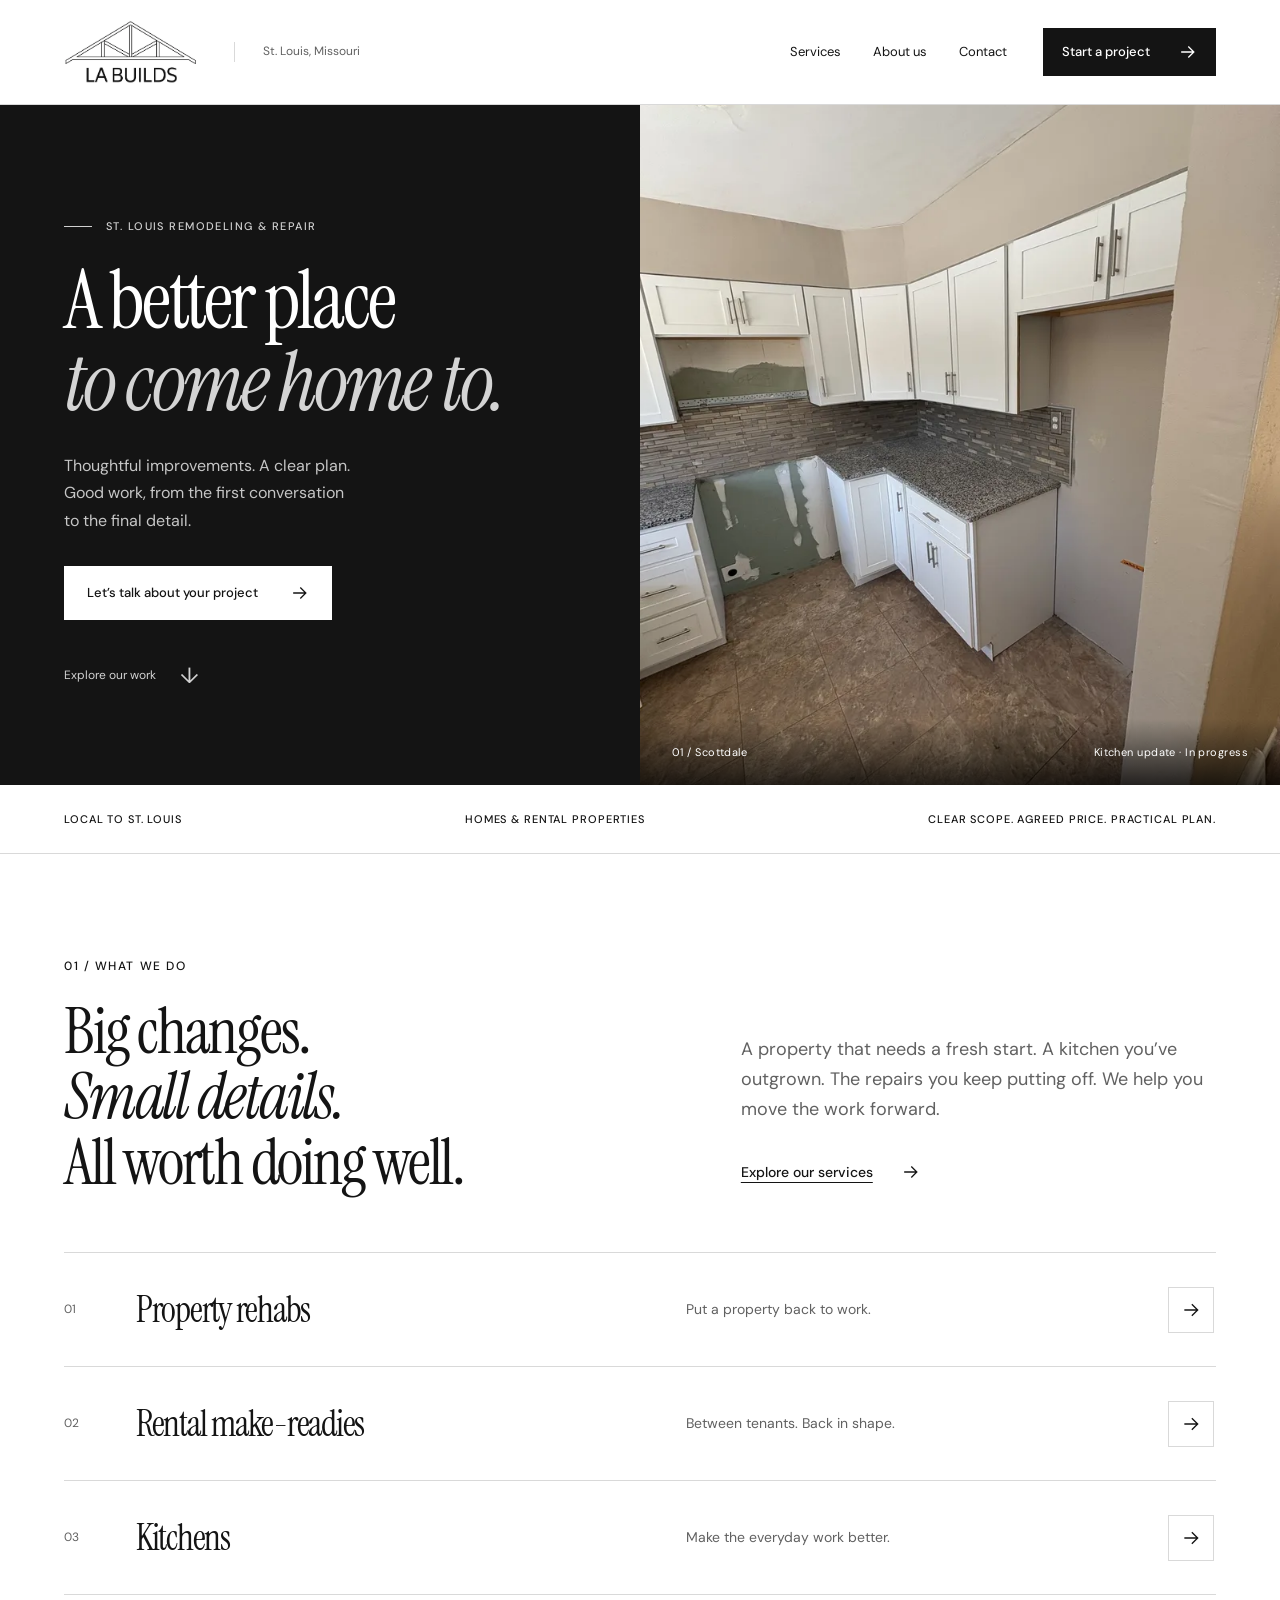
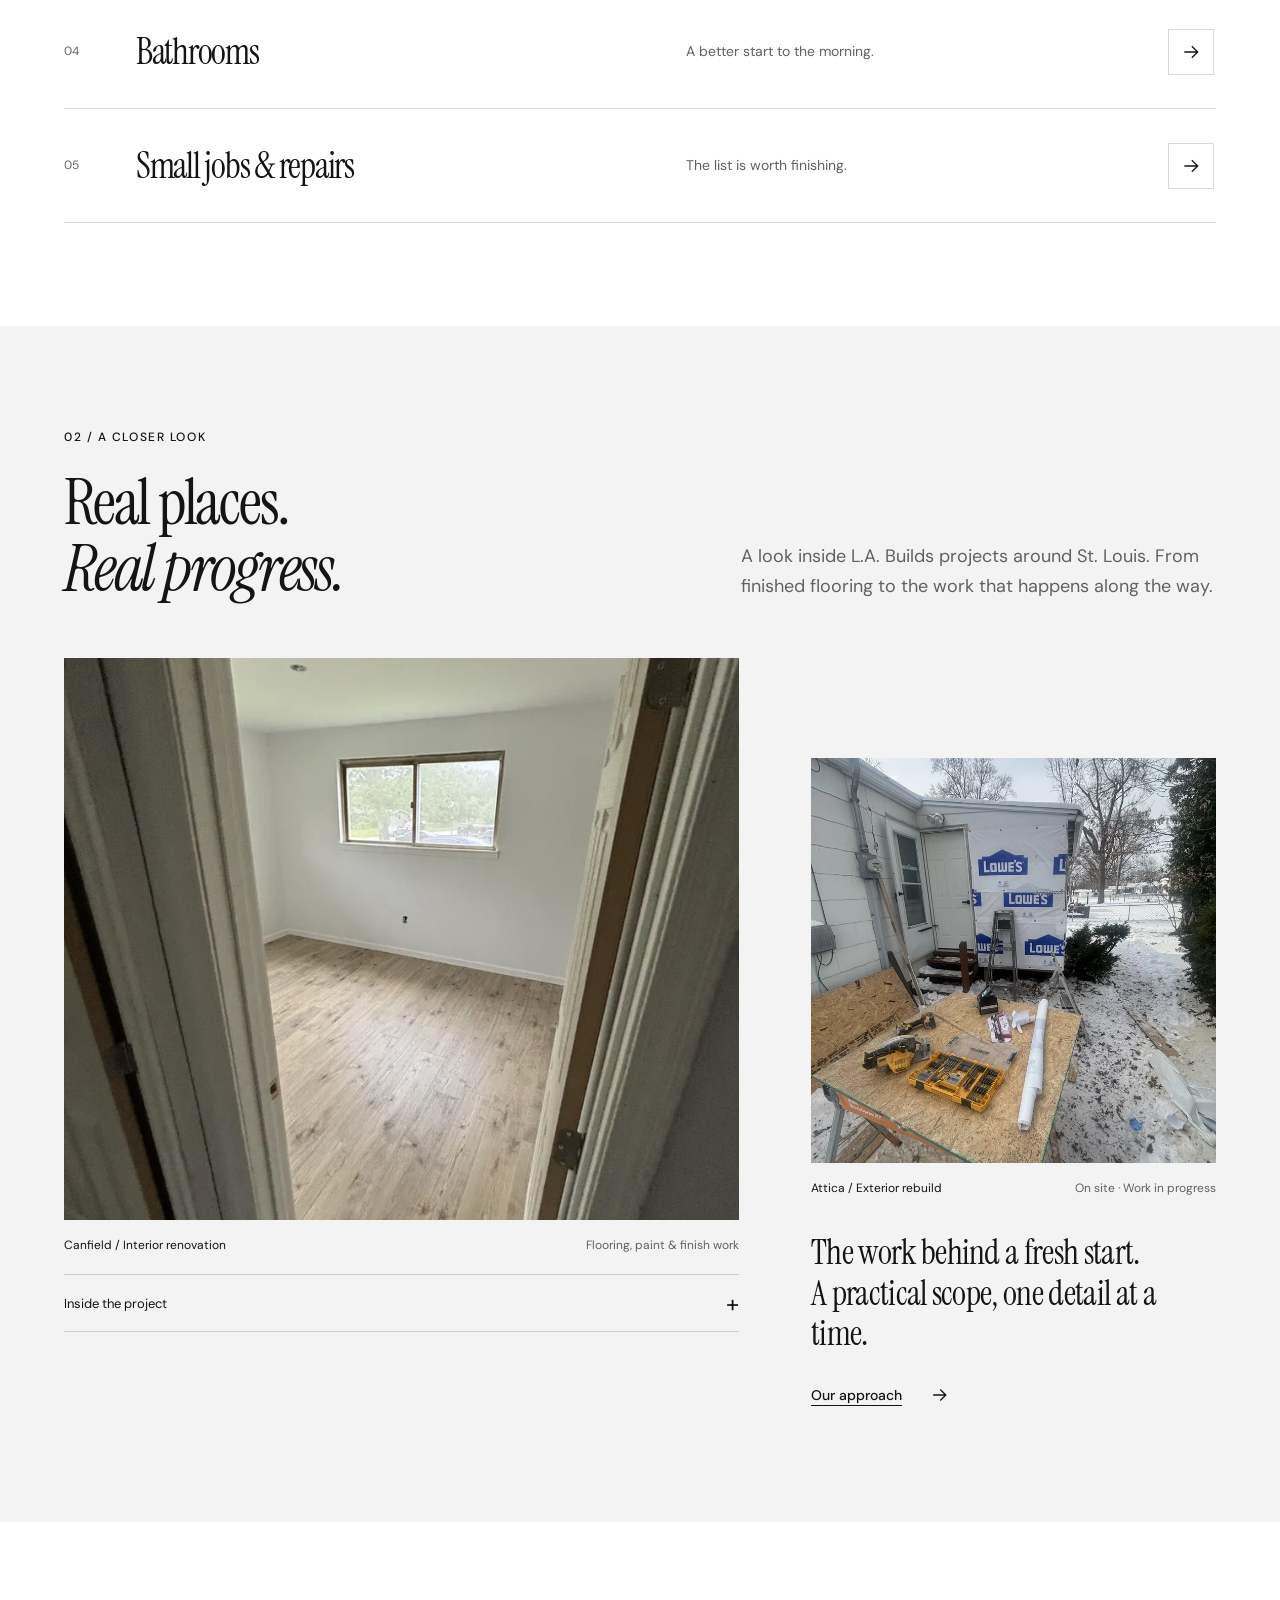
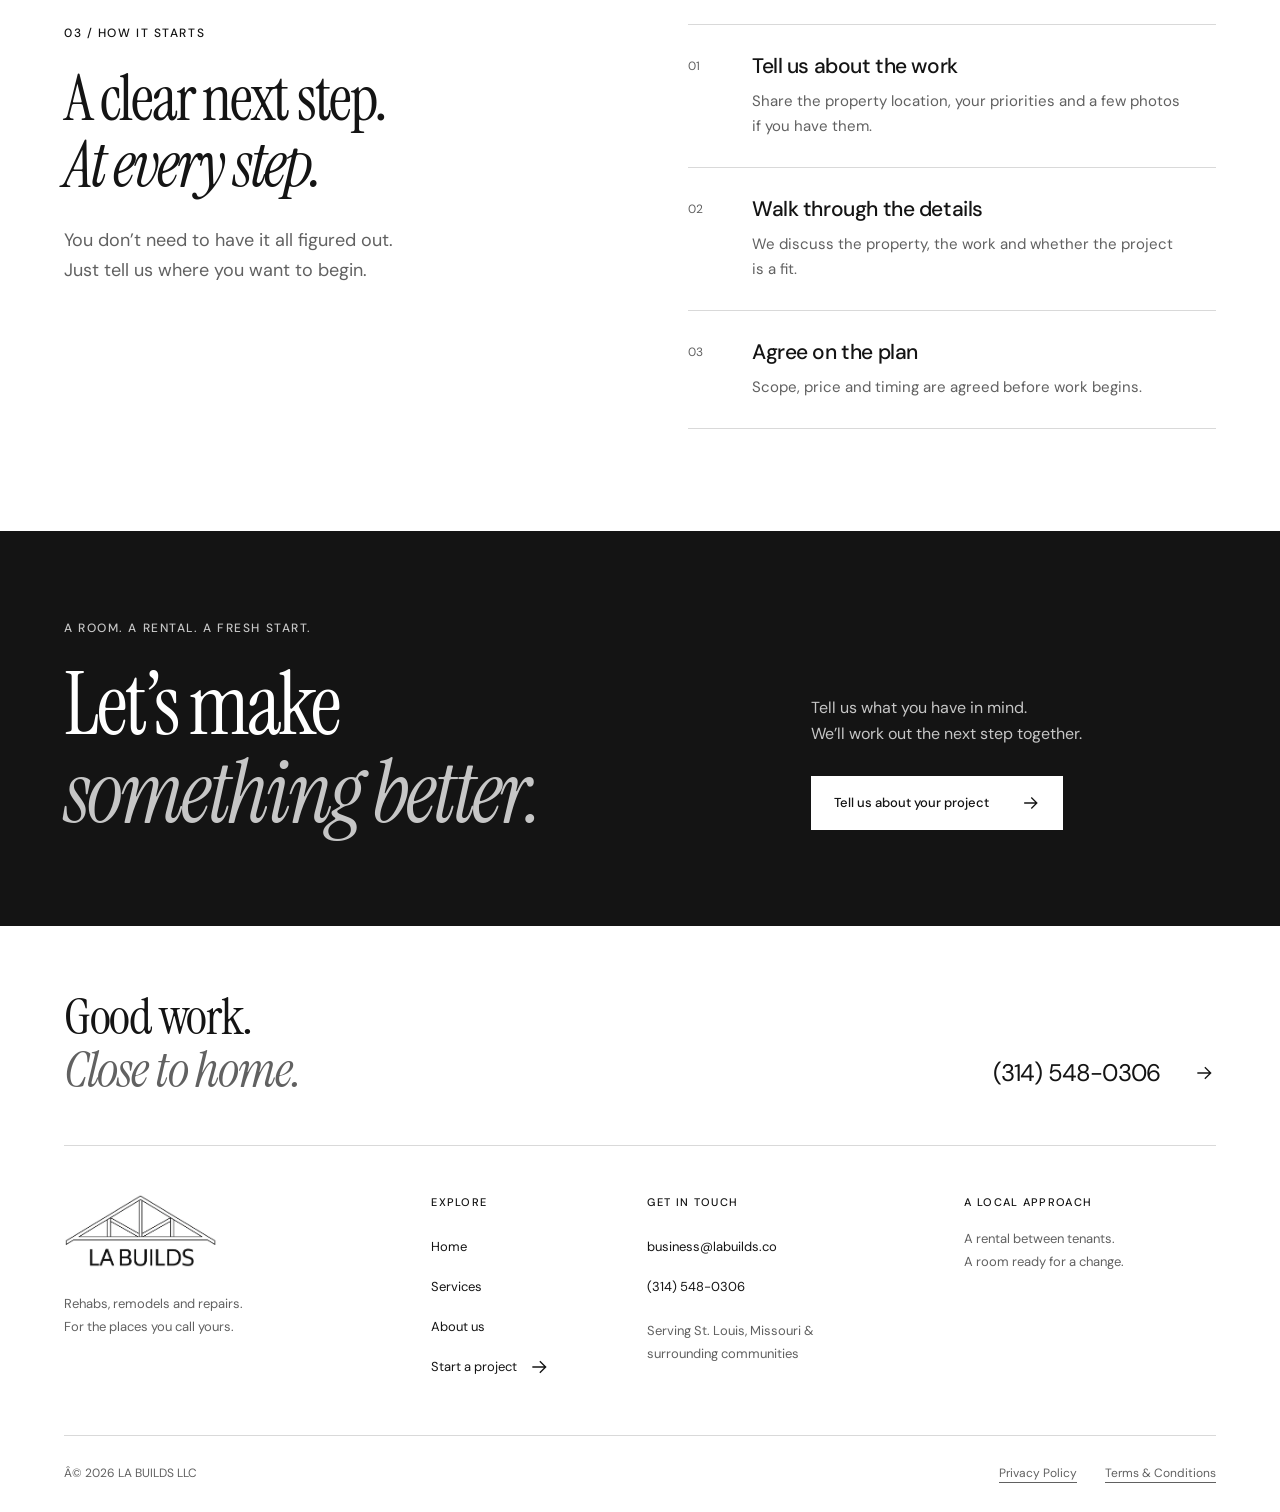
<file: index.html>
<!DOCTYPE html><html lang="en"> <head><meta charset="UTF-8"><meta name="viewport" content="width=device-width, initial-scale=1"><meta name="description" content="Make more of the place you call yours. L.A. Builds handles St. Louis property rehabs, rental make-readies, kitchens, bathrooms and repairs."><meta name="theme-color" content="#141414"><link rel="preload" href="/_astro/instrument-serif-latin-400-normal.DnYpCC2O.woff2" as="font" type="font/woff2" crossorigin><link rel="preload" href="/_astro/instrument-serif-latin-400-italic.DKMiL14s.woff2" as="font" type="font/woff2" crossorigin><link rel="preload" href="/_astro/dm-sans-latin-400-normal.CW0RaeGs.woff2" as="font" type="font/woff2" crossorigin><link rel="icon" href="/favicon.png" type="image/png"><link rel="canonical" href="https://labuilds.co/"><meta property="og:title" content="Remodeling, rehabs &amp; repairs in St. Louis | L.A. Builds"><meta property="og:description" content="Make more of the place you call yours. L.A. Builds handles St. Louis property rehabs, rental make-readies, kitchens, bathrooms and repairs."><meta property="og:type" content="website"><meta property="og:url" content="https://labuilds.co/"><meta property="og:site_name" content="LA BUILDS LLC"><meta property="og:locale" content="en_US"><meta property="og:image" content="https://labuilds.co/images/og-v3.png"><meta property="og:image:width" content="1200"><meta property="og:image:height" content="630"><meta property="og:image:alt" content="L.A. Builds. Remodeling, rehabs and repairs in St. Louis."><meta name="twitter:card" content="summary_large_image"><script type="application/ld+json">{"@context":"https://schema.org","@type":"GeneralContractor","@id":"https://labuilds.co/#business","name":"LA BUILDS LLC","url":"https://labuilds.co","telephone":"+13145480306","email":"business@labuilds.co","areaServed":{"@type":"City","name":"St. Louis","containedInPlace":{"@type":"State","name":"Missouri"}},"description":"Property rehabs, rental make-readies, kitchen and bathroom improvements, and small jobs in St. Louis, Missouri."}</script><title>Remodeling, rehabs &amp; repairs in St. Louis | L.A. Builds</title><link rel="stylesheet" href="/_astro/Layout.DYC95CTK.css"></head> <body> <a class="skip-link" href="#main">Skip to content</a> <header class="site-header"> <div class="container header-inner"> <a class="brand" href="/" aria-label="L.A. Builds home"> <img src="/images/brand/logo.webp" alt="LA BUILDS — roof truss logo" width="690" height="330" decoding="async"> </a> <span class="header-local">St. Louis, Missouri</span> <nav class="desktop-nav" aria-label="Main navigation"><a href="/services/">Services</a><a href="/about/">About us</a><a href="/contact/">Contact</a></nav> <a class="button header-cta" href="/contact/">Start a project <svg width="20" height="20" viewBox="0 0 24 24" fill="none" stroke="currentColor" stroke-width="1.6" aria-hidden="true"><path d="M4 12h15M13 5l7 7-7 7"></path></svg></a> <details class="mobile-menu"> <summary aria-label="Toggle navigation"><span>Menu</span><span class="menu-icon" aria-hidden="true"></span></summary> <nav aria-label="Mobile navigation"><a href="/" aria-current="page">Home</a><a href="/services/">Services</a><a href="/about/">About us</a><a href="/contact/">Contact</a><a href="tel:+13145480306">(314) 548-0306</a></nav> </details> </div> </header> <main id="main" tabindex="-1"> <section class="home-hero"> <div class="hero-copy"> <p class="eyebrow"><span class="tiny-line" aria-hidden="true"></span> St. Louis remodeling &amp; repair</p> <h1>A better place<br><em>to come home to.</em></h1> <p class="hero-description">Thoughtful improvements. A clear plan.<br>Good work, from the first conversation<br class="desktop-break"> to the final detail.</p> <a class="button button-light" href="/contact/">Let’s talk about your project <svg width="20" height="20" viewBox="0 0 24 24" fill="none" stroke="currentColor" stroke-width="1.6" aria-hidden="true"><path d="M4 12h15M13 5l7 7-7 7"></path></svg></a> <a class="hero-discover" href="#selected-work">Explore our work <span aria-hidden="true">↓</span></a> </div> <div class="hero-image"> <figure class="photo-frame photo-kitchen"> <div class="photo-art"> <img src="/_astro/kitchen.DmyB6vE4_TtrO3.webp" srcset="/_astro/kitchen.DmyB6vE4_ZxTxda.webp 480w, /_astro/kitchen.DmyB6vE4_Z1qHsaG.webp 800w, /_astro/kitchen.DmyB6vE4_TtrO3.webp 1200w" alt="White cabinets and stone counters in the Scottdale kitchen, a L.A. Builds project" sizes="(max-width: 700px) 100vw, 55vw" loading="eager" fetchpriority="high" decoding="async" width="1200" height="1600"> </div>  </figure> <div class="hero-caption"><span>01 / Scottdale</span><span>Kitchen update · In progress</span></div> </div> </section> <aside class="trust-line"><div class="container trust-grid"><p>Local to St. Louis</p><p>Homes &amp; rental properties</p><p>Clear scope. Agreed price. Practical plan.</p></div></aside> <section class="container section home-services" data-reveal> <div class="section-heading"><div><p class="eyebrow">01 / What we do</p><h2>Big changes.<br><em>Small details.</em><br>All worth doing well.</h2></div><div><p class="lead">A property that needs a fresh start. A kitchen you’ve outgrown. The repairs you keep putting off. We help you move the work forward.</p><a class="text-link" href="/services/">Explore our services <svg width="20" height="20" viewBox="0 0 24 24" fill="none" stroke="currentColor" stroke-width="1.6" aria-hidden="true"><path d="M4 12h15M13 5l7 7-7 7"></path></svg></a></div></div> <div class="service-index"><a class="service-row" href="/services/#rehab"><span class="service-number">01</span><h3>Property rehabs</h3><p>Put a property back to work.</p><span class="service-arrow"><svg width="20" height="20" viewBox="0 0 24 24" fill="none" stroke="currentColor" stroke-width="1.6" aria-hidden="true"><path d="M4 12h15M13 5l7 7-7 7"></path></svg></span></a><a class="service-row" href="/services/#make-ready"><span class="service-number">02</span><h3>Rental make-readies</h3><p>Between tenants. Back in shape.</p><span class="service-arrow"><svg width="20" height="20" viewBox="0 0 24 24" fill="none" stroke="currentColor" stroke-width="1.6" aria-hidden="true"><path d="M4 12h15M13 5l7 7-7 7"></path></svg></span></a><a class="service-row" href="/services/#kitchens"><span class="service-number">03</span><h3>Kitchens</h3><p>Make the everyday work better.</p><span class="service-arrow"><svg width="20" height="20" viewBox="0 0 24 24" fill="none" stroke="currentColor" stroke-width="1.6" aria-hidden="true"><path d="M4 12h15M13 5l7 7-7 7"></path></svg></span></a><a class="service-row" href="/services/#baths"><span class="service-number">04</span><h3>Bathrooms</h3><p>A better start to the morning.</p><span class="service-arrow"><svg width="20" height="20" viewBox="0 0 24 24" fill="none" stroke="currentColor" stroke-width="1.6" aria-hidden="true"><path d="M4 12h15M13 5l7 7-7 7"></path></svg></span></a><a class="service-row" href="/services/#small-jobs"><span class="service-number">05</span><h3>Small jobs &amp; repairs</h3><p>The list is worth finishing.</p><span class="service-arrow"><svg width="20" height="20" viewBox="0 0 24 24" fill="none" stroke="currentColor" stroke-width="1.6" aria-hidden="true"><path d="M4 12h15M13 5l7 7-7 7"></path></svg></span></a></div> </section> <section class="work-section section" id="selected-work"><div class="container"> <header class="section-heading" data-reveal><div><p class="eyebrow">02 / A closer look</p><h2>Real places.<br><em>Real progress.</em></h2></div><p class="lead">A look inside L.A. Builds projects around St. Louis. From finished flooring to the work that happens along the way.</p></header> <div class="project-grid"> <div class="project-main" data-reveal><figure class="photo-frame photo-rehab"> <div class="photo-art"> <img src="/_astro/rehab.Cjy6WrZW_UlIKI.webp" srcset="/_astro/rehab.Cjy6WrZW_1HSiS3.webp 480w, /_astro/rehab.Cjy6WrZW_bX0Cj.webp 800w, /_astro/rehab.Cjy6WrZW_UlIKI.webp 1200w" alt="New flooring, trim and freshly painted walls at the Canfield property" sizes="(max-width: 700px) 100vw, 55vw" loading="lazy" fetchpriority="auto" decoding="async" width="1200" height="1600"> </div> <figcaption><span>Canfield / Interior renovation</span><span>Flooring, paint &amp; finish work</span></figcaption> </figure><details class="project-detail"><summary>Inside the project <span aria-hidden="true">+</span></summary><p>Part of a full property rehab on Canfield Drive. New flooring, clean paint and finish details give the rooms a fresh start.</p><a class="text-link" href="/services/#rehab">Explore property rehabs <svg width="20" height="20" viewBox="0 0 24 24" fill="none" stroke="currentColor" stroke-width="1.6" aria-hidden="true"><path d="M4 12h15M13 5l7 7-7 7"></path></svg></a></details></div> <div class="project-side" data-reveal><figure class="photo-frame photo-crew"> <div class="photo-art"> <img src="/_astro/crew.uUVYblvI_Z14c4ro.webp" srcset="/_astro/crew.uUVYblvI_ZLVPr4.webp 480w, /_astro/crew.uUVYblvI_1k6vDP.webp 800w, /_astro/crew.uUVYblvI_Z14c4ro.webp 1200w" alt="Tools and building materials on site during the Attica exterior rebuild" sizes="(max-width: 700px) 100vw, 55vw" loading="lazy" fetchpriority="auto" decoding="async" width="1200" height="1600"> </div> <figcaption><span>Attica / Exterior rebuild</span><span>On site · Work in progress</span></figcaption> </figure><p class="project-note">The work behind a fresh start.<br>A practical scope, one detail at a time.</p><a class="text-link" href="/about/">Our approach <svg width="20" height="20" viewBox="0 0 24 24" fill="none" stroke="currentColor" stroke-width="1.6" aria-hidden="true"><path d="M4 12h15M13 5l7 7-7 7"></path></svg></a></div> </div> </div></section> <section class="container section process" data-reveal> <div><p class="eyebrow">03 / How it starts</p><h2>A clear next step.<br><em>At every step.</em></h2><p class="lead">You don’t need to have it all figured out.<br>Just tell us where you want to begin.</p></div> <ol class="process-list"><li><span>01</span><div><h3>Tell us about the work</h3><p>Share the property location, your priorities and a few photos if you have them.</p></div></li><li><span>02</span><div><h3>Walk through the details</h3><p>We discuss the property, the work and whether the project is a fit.</p></div></li><li><span>03</span><div><h3>Agree on the plan</h3><p>Scope, price and timing are agreed before work begins.</p></div></li></ol> </section> <section class="cta-band"> <div class="container cta-inner" data-reveal> <div><p class="eyebrow">A room. A rental. A fresh start.</p><h2>Let’s make<br><em>something better.</em></h2></div> <div class="cta-action"><p>Tell us what you have in mind.<br>We’ll work out the next step together.</p><a class="button button-light" href="/contact/">Tell us about your project <svg width="20" height="20" viewBox="0 0 24 24" fill="none" stroke="currentColor" stroke-width="1.6" aria-hidden="true"><path d="M4 12h15M13 5l7 7-7 7"></path></svg></a></div> </div> </section> </main> <footer class="site-footer"> <div class="container footer-top"><p>Good work.<br><em>Close to home.</em></p><a class="footer-contact" href="tel:+13145480306">(314) 548-0306 <svg width="20" height="20" viewBox="0 0 24 24" fill="none" stroke="currentColor" stroke-width="1.6" aria-hidden="true"><path d="M4 12h15M13 5l7 7-7 7"></path></svg></a></div> <div class="container footer-grid"> <div class="footer-identity"><a class="brand brand-footer" href="/" aria-label="L.A. Builds home"> <img src="/images/brand/logo.webp" alt="LA BUILDS — roof truss logo" width="690" height="330" decoding="async"> </a><p>Rehabs, remodels and repairs.<br>For the places you call yours.</p></div> <div><h2>Explore</h2><a href="/">Home</a><a href="/services/">Services</a><a href="/about/">About us</a><a href="/contact/">Start a project <svg width="20" height="20" viewBox="0 0 24 24" fill="none" stroke="currentColor" stroke-width="1.6" aria-hidden="true"><path d="M4 12h15M13 5l7 7-7 7"></path></svg></a></div> <div><h2>Get in touch</h2><a href="mailto:business@labuilds.co">business@labuilds.co</a><a href="tel:+13145480306">(314) 548-0306</a><p>Serving St. Louis, Missouri &amp; surrounding communities</p></div> <div class="footer-note"><h2>A local approach</h2><p>A rental between tenants.<br>A room ready for a change.</p></div> </div> <div class="container footer-bottom"><span>Â© 2026 LA BUILDS LLC</span><div><a href="/privacy/">Privacy Policy</a><a href="/terms/">Terms & Conditions</a></div></div> </footer> <script type="module">const n=document.querySelector(".mobile-menu");document.addEventListener("keydown",e=>{e.key==="Escape"&&n?.open&&(n.open=!1,n.querySelector("summary")?.focus())});document.addEventListener("click",e=>{n?.open&&e.target instanceof Node&&!n.contains(e.target)&&(n.open=!1)});window.matchMedia("(min-width: 901px)").addEventListener("change",e=>{e.matches&&n&&(n.open=!1)});const r=window.matchMedia("(prefers-reduced-motion: reduce)");if(!r.matches&&"IntersectionObserver"in window){const e=new IntersectionObserver(t=>{for(const o of t)o.isIntersecting&&(o.target.animate([{opacity:.3,transform:"translateY(18px)"},{opacity:1,transform:"none"}],{duration:550,easing:"cubic-bezier(.2,.7,.2,1)"}),e.unobserve(o.target))},{threshold:.08});document.querySelectorAll("[data-reveal]").forEach(t=>e.observe(t)),r.addEventListener("change",t=>{t.matches&&(e.disconnect(),document.getAnimations().forEach(o=>o.cancel()))})}</script> </body> </html>
</file>
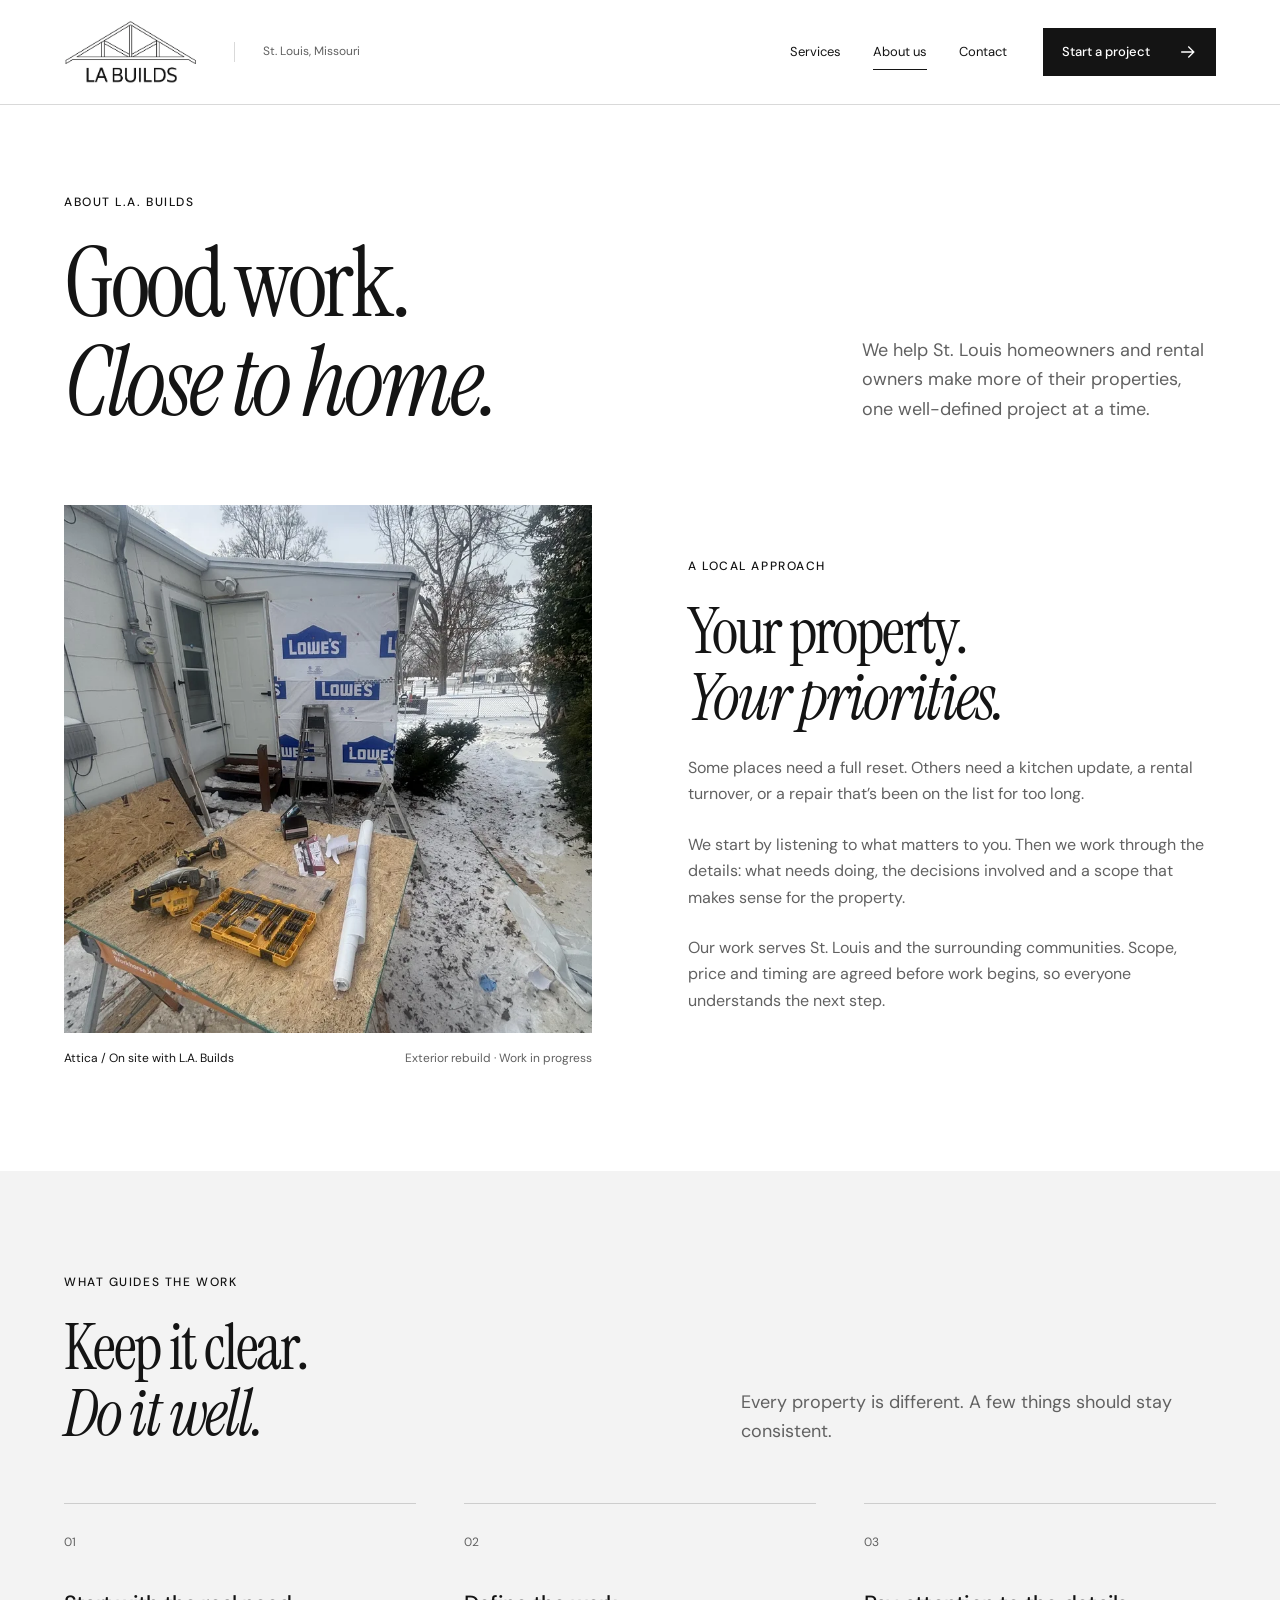
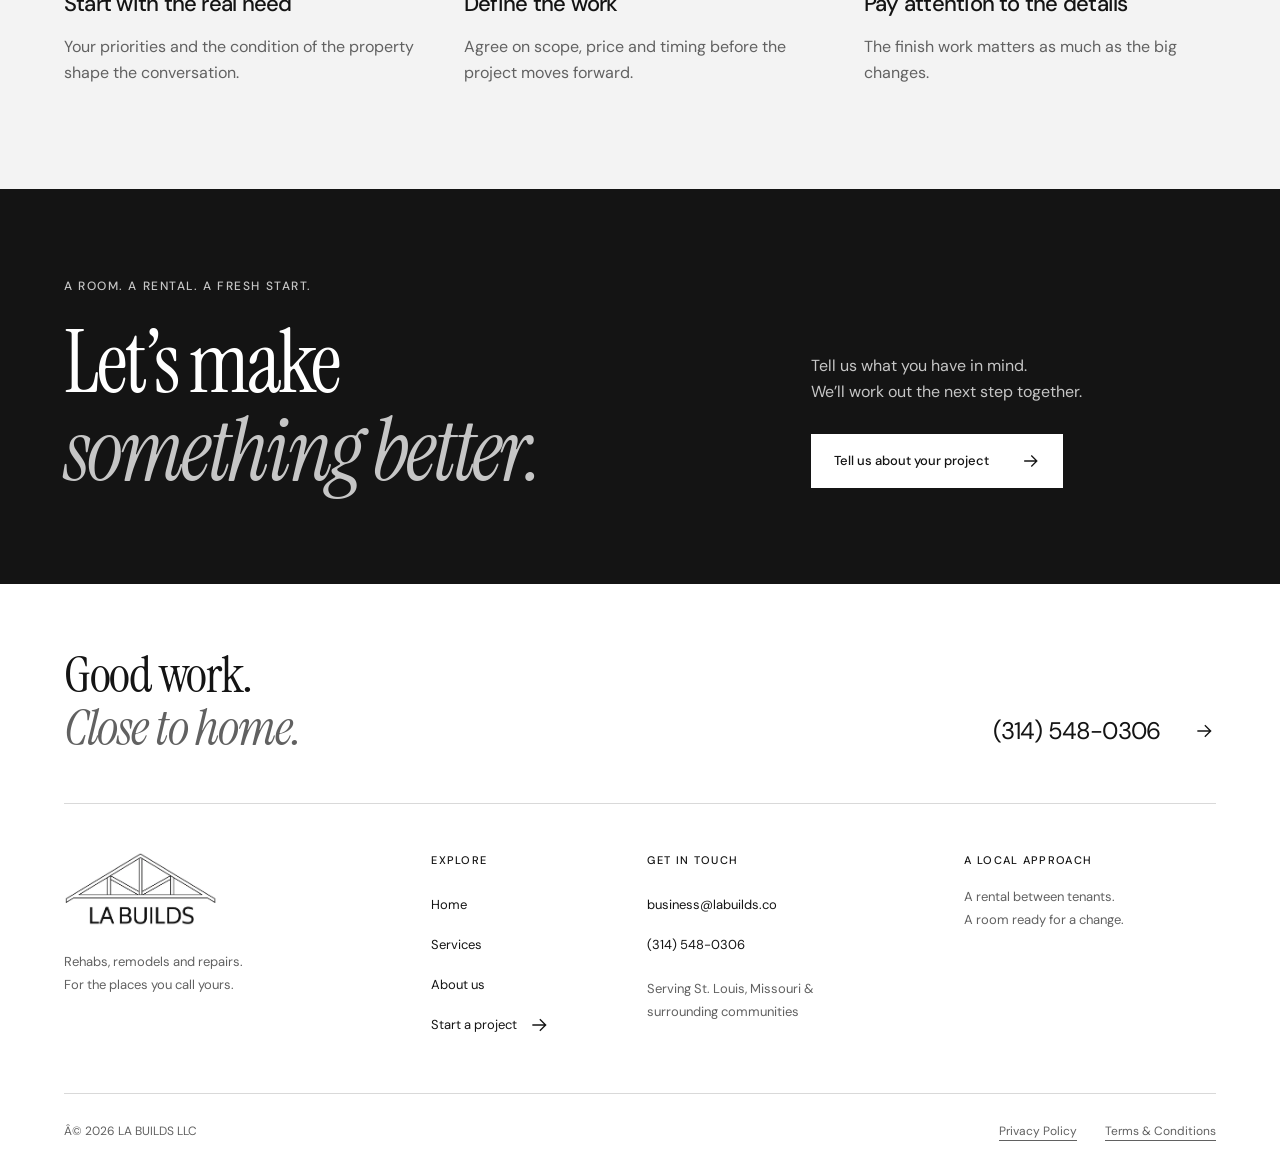
<file: about/index.html>
<!DOCTYPE html><html lang="en"> <head><meta charset="UTF-8"><meta name="viewport" content="width=device-width, initial-scale=1"><meta name="description" content="A local approach to property improvements. L.A. Builds serves St. Louis homeowners and rental owners with clearly defined scopes and practical plans."><meta name="theme-color" content="#141414"><link rel="preload" href="/_astro/instrument-serif-latin-400-normal.DnYpCC2O.woff2" as="font" type="font/woff2" crossorigin><link rel="preload" href="/_astro/instrument-serif-latin-400-italic.DKMiL14s.woff2" as="font" type="font/woff2" crossorigin><link rel="preload" href="/_astro/dm-sans-latin-400-normal.CW0RaeGs.woff2" as="font" type="font/woff2" crossorigin><link rel="icon" href="/favicon.png" type="image/png"><link rel="canonical" href="https://labuilds.co/about/"><meta property="og:title" content="About L.A. Builds | L.A. Builds"><meta property="og:description" content="A local approach to property improvements. L.A. Builds serves St. Louis homeowners and rental owners with clearly defined scopes and practical plans."><meta property="og:type" content="website"><meta property="og:url" content="https://labuilds.co/about/"><meta property="og:site_name" content="LA BUILDS LLC"><meta property="og:locale" content="en_US"><meta property="og:image" content="https://labuilds.co/images/og-v3.png"><meta property="og:image:width" content="1200"><meta property="og:image:height" content="630"><meta property="og:image:alt" content="L.A. Builds. Remodeling, rehabs and repairs in St. Louis."><meta name="twitter:card" content="summary_large_image"><script type="application/ld+json">{"@context":"https://schema.org","@type":"GeneralContractor","@id":"https://labuilds.co/#business","name":"LA BUILDS LLC","url":"https://labuilds.co","telephone":"+13145480306","email":"business@labuilds.co","areaServed":{"@type":"City","name":"St. Louis","containedInPlace":{"@type":"State","name":"Missouri"}},"description":"Property rehabs, rental make-readies, kitchen and bathroom improvements, and small jobs in St. Louis, Missouri."}</script><title>About L.A. Builds | L.A. Builds</title><link rel="stylesheet" href="/_astro/Layout.DYC95CTK.css"></head> <body> <a class="skip-link" href="#main">Skip to content</a> <header class="site-header"> <div class="container header-inner"> <a class="brand" href="/" aria-label="L.A. Builds home"> <img src="/images/brand/logo.webp" alt="LA BUILDS — roof truss logo" width="690" height="330" decoding="async"> </a> <span class="header-local">St. Louis, Missouri</span> <nav class="desktop-nav" aria-label="Main navigation"><a href="/services/">Services</a><a href="/about/" aria-current="page">About us</a><a href="/contact/">Contact</a></nav> <a class="button header-cta" href="/contact/">Start a project <svg width="20" height="20" viewBox="0 0 24 24" fill="none" stroke="currentColor" stroke-width="1.6" aria-hidden="true"><path d="M4 12h15M13 5l7 7-7 7"></path></svg></a> <details class="mobile-menu"> <summary aria-label="Toggle navigation"><span>Menu</span><span class="menu-icon" aria-hidden="true"></span></summary> <nav aria-label="Mobile navigation"><a href="/">Home</a><a href="/services/">Services</a><a href="/about/" aria-current="page">About us</a><a href="/contact/">Contact</a><a href="tel:+13145480306">(314) 548-0306</a></nav> </details> </div> </header> <main id="main" tabindex="-1"> <section class="container page-intro split-intro"><div><p class="eyebrow">About L.A. Builds</p><h1>Good work.<br><em>Close to home.</em></h1></div><p class="lead">We help St. Louis homeowners and rental owners make more of their properties, one well-defined project at a time.</p></section> <section class="container story" aria-labelledby="local-heading" data-reveal> <figure class="photo-frame photo-crew"> <div class="photo-art"> <img src="/_astro/crew.uUVYblvI_Z14c4ro.webp" srcset="/_astro/crew.uUVYblvI_ZLVPr4.webp 480w, /_astro/crew.uUVYblvI_1k6vDP.webp 800w, /_astro/crew.uUVYblvI_Z14c4ro.webp 1200w" alt="Tools and building materials on site during the Attica exterior rebuild" sizes="(max-width: 700px) 100vw, 55vw" loading="eager" fetchpriority="high" decoding="async" width="1200" height="1600"> </div> <figcaption><span>Attica / On site with L.A. Builds</span><span>Exterior rebuild · Work in progress</span></figcaption> </figure> <div class="story-copy"><p class="eyebrow">A local approach</p><h2 id="local-heading">Your property.<br><em>Your priorities.</em></h2><p>Some places need a full reset. Others need a kitchen update, a rental turnover, or a repair that’s been on the list for too long.</p><p>We start by listening to what matters to you. Then we work through the details: what needs doing, the decisions involved and a scope that makes sense for the property.</p><p>Our work serves St. Louis and the surrounding communities. Scope, price and timing are agreed before work begins, so everyone understands the next step.</p></div> </section> <section class="principles-section section"><div class="container" data-reveal><div class="section-heading"><div><p class="eyebrow">What guides the work</p><h2>Keep it clear.<br><em>Do it well.</em></h2></div><p class="lead">Every property is different. A few things should stay consistent.</p></div><ol class="principles"><li><span>01</span><h3>Start with the real need</h3><p>Your priorities and the condition of the property shape the conversation.</p></li><li><span>02</span><h3>Define the work</h3><p>Agree on scope, price and timing before the project moves forward.</p></li><li><span>03</span><h3>Pay attention to the details</h3><p>The finish work matters as much as the big changes.</p></li></ol></div></section> <section class="cta-band"> <div class="container cta-inner" data-reveal> <div><p class="eyebrow">A room. A rental. A fresh start.</p><h2>Let’s make<br><em>something better.</em></h2></div> <div class="cta-action"><p>Tell us what you have in mind.<br>We’ll work out the next step together.</p><a class="button button-light" href="/contact/">Tell us about your project <svg width="20" height="20" viewBox="0 0 24 24" fill="none" stroke="currentColor" stroke-width="1.6" aria-hidden="true"><path d="M4 12h15M13 5l7 7-7 7"></path></svg></a></div> </div> </section> </main> <footer class="site-footer"> <div class="container footer-top"><p>Good work.<br><em>Close to home.</em></p><a class="footer-contact" href="tel:+13145480306">(314) 548-0306 <svg width="20" height="20" viewBox="0 0 24 24" fill="none" stroke="currentColor" stroke-width="1.6" aria-hidden="true"><path d="M4 12h15M13 5l7 7-7 7"></path></svg></a></div> <div class="container footer-grid"> <div class="footer-identity"><a class="brand brand-footer" href="/" aria-label="L.A. Builds home"> <img src="/images/brand/logo.webp" alt="LA BUILDS — roof truss logo" width="690" height="330" decoding="async"> </a><p>Rehabs, remodels and repairs.<br>For the places you call yours.</p></div> <div><h2>Explore</h2><a href="/">Home</a><a href="/services/">Services</a><a href="/about/">About us</a><a href="/contact/">Start a project <svg width="20" height="20" viewBox="0 0 24 24" fill="none" stroke="currentColor" stroke-width="1.6" aria-hidden="true"><path d="M4 12h15M13 5l7 7-7 7"></path></svg></a></div> <div><h2>Get in touch</h2><a href="mailto:business@labuilds.co">business@labuilds.co</a><a href="tel:+13145480306">(314) 548-0306</a><p>Serving St. Louis, Missouri &amp; surrounding communities</p></div> <div class="footer-note"><h2>A local approach</h2><p>A rental between tenants.<br>A room ready for a change.</p></div> </div> <div class="container footer-bottom"><span>Â© 2026 LA BUILDS LLC</span><div><a href="/privacy/">Privacy Policy</a><a href="/terms/">Terms & Conditions</a></div></div> </footer> <script type="module">const n=document.querySelector(".mobile-menu");document.addEventListener("keydown",e=>{e.key==="Escape"&&n?.open&&(n.open=!1,n.querySelector("summary")?.focus())});document.addEventListener("click",e=>{n?.open&&e.target instanceof Node&&!n.contains(e.target)&&(n.open=!1)});window.matchMedia("(min-width: 901px)").addEventListener("change",e=>{e.matches&&n&&(n.open=!1)});const r=window.matchMedia("(prefers-reduced-motion: reduce)");if(!r.matches&&"IntersectionObserver"in window){const e=new IntersectionObserver(t=>{for(const o of t)o.isIntersecting&&(o.target.animate([{opacity:.3,transform:"translateY(18px)"},{opacity:1,transform:"none"}],{duration:550,easing:"cubic-bezier(.2,.7,.2,1)"}),e.unobserve(o.target))},{threshold:.08});document.querySelectorAll("[data-reveal]").forEach(t=>e.observe(t)),r.addEventListener("change",t=>{t.matches&&(e.disconnect(),document.getAnimations().forEach(o=>o.cancel()))})}</script> </body> </html>
</file>
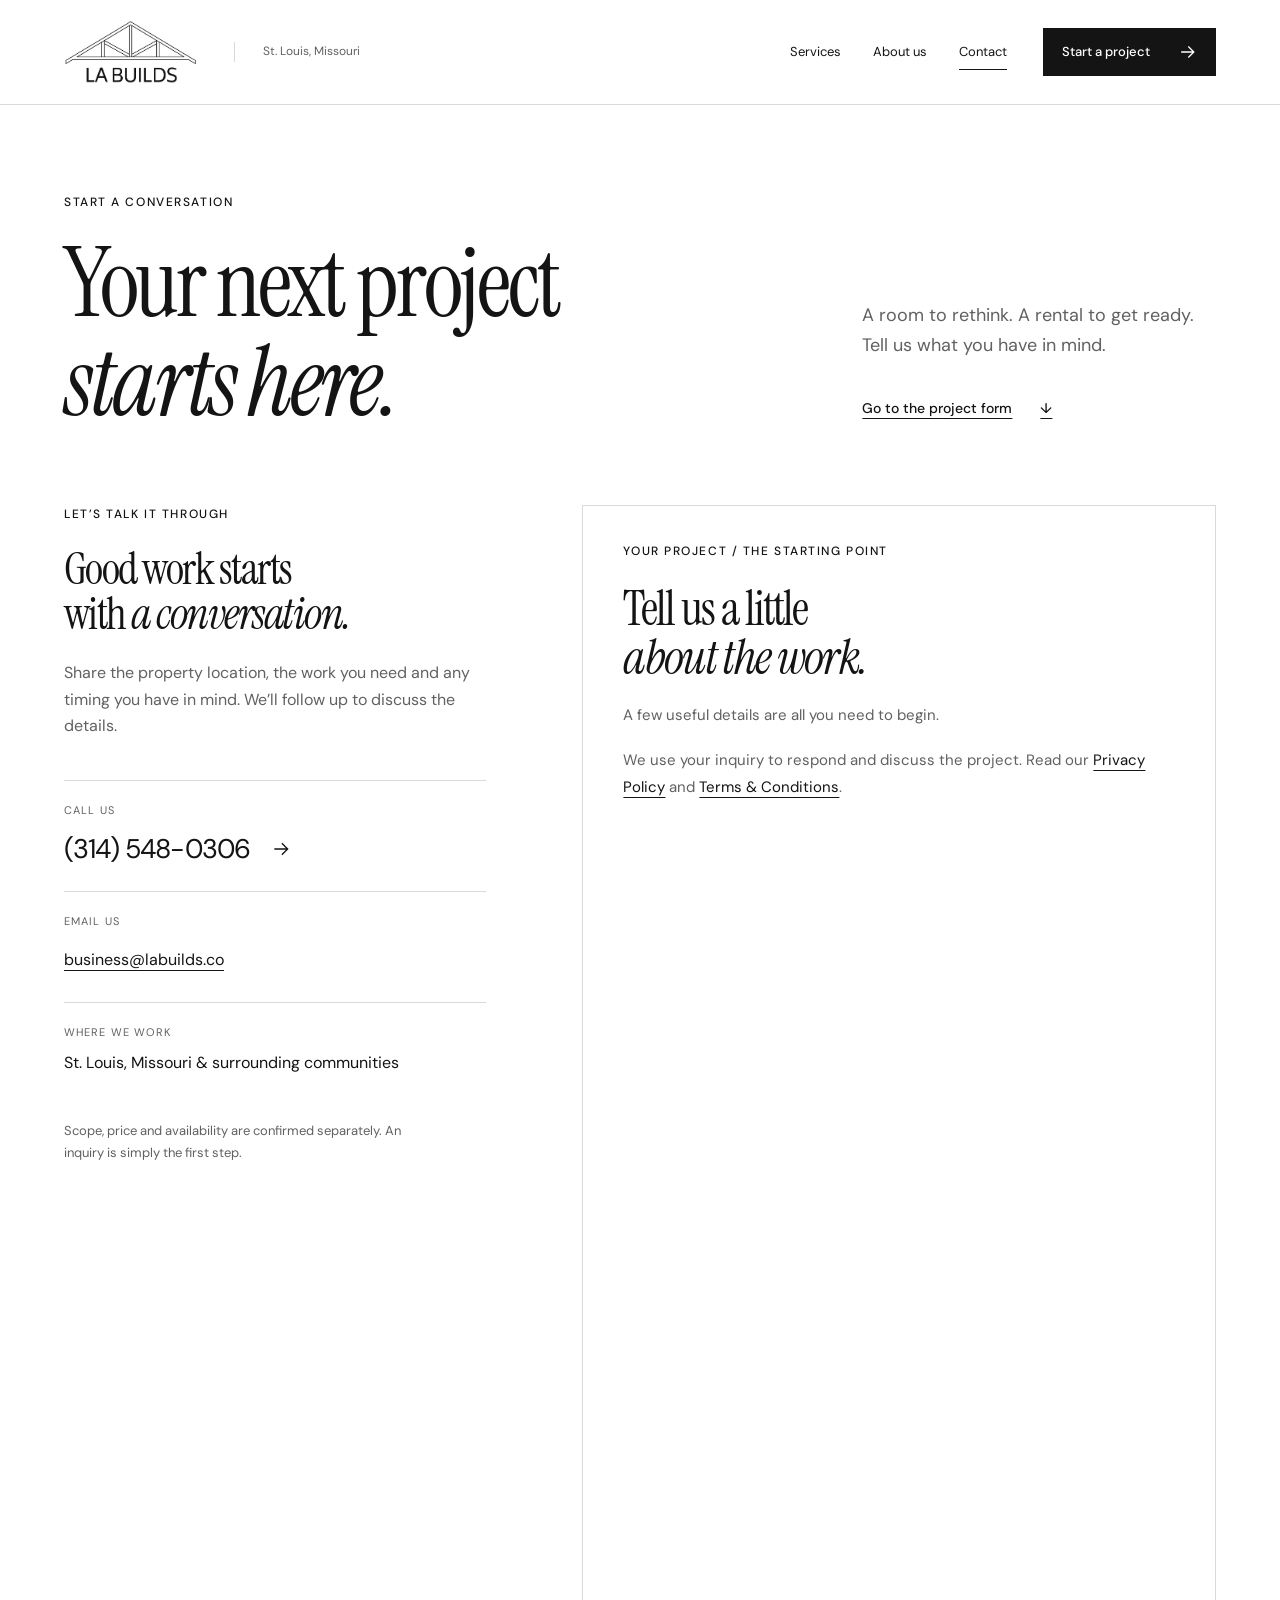
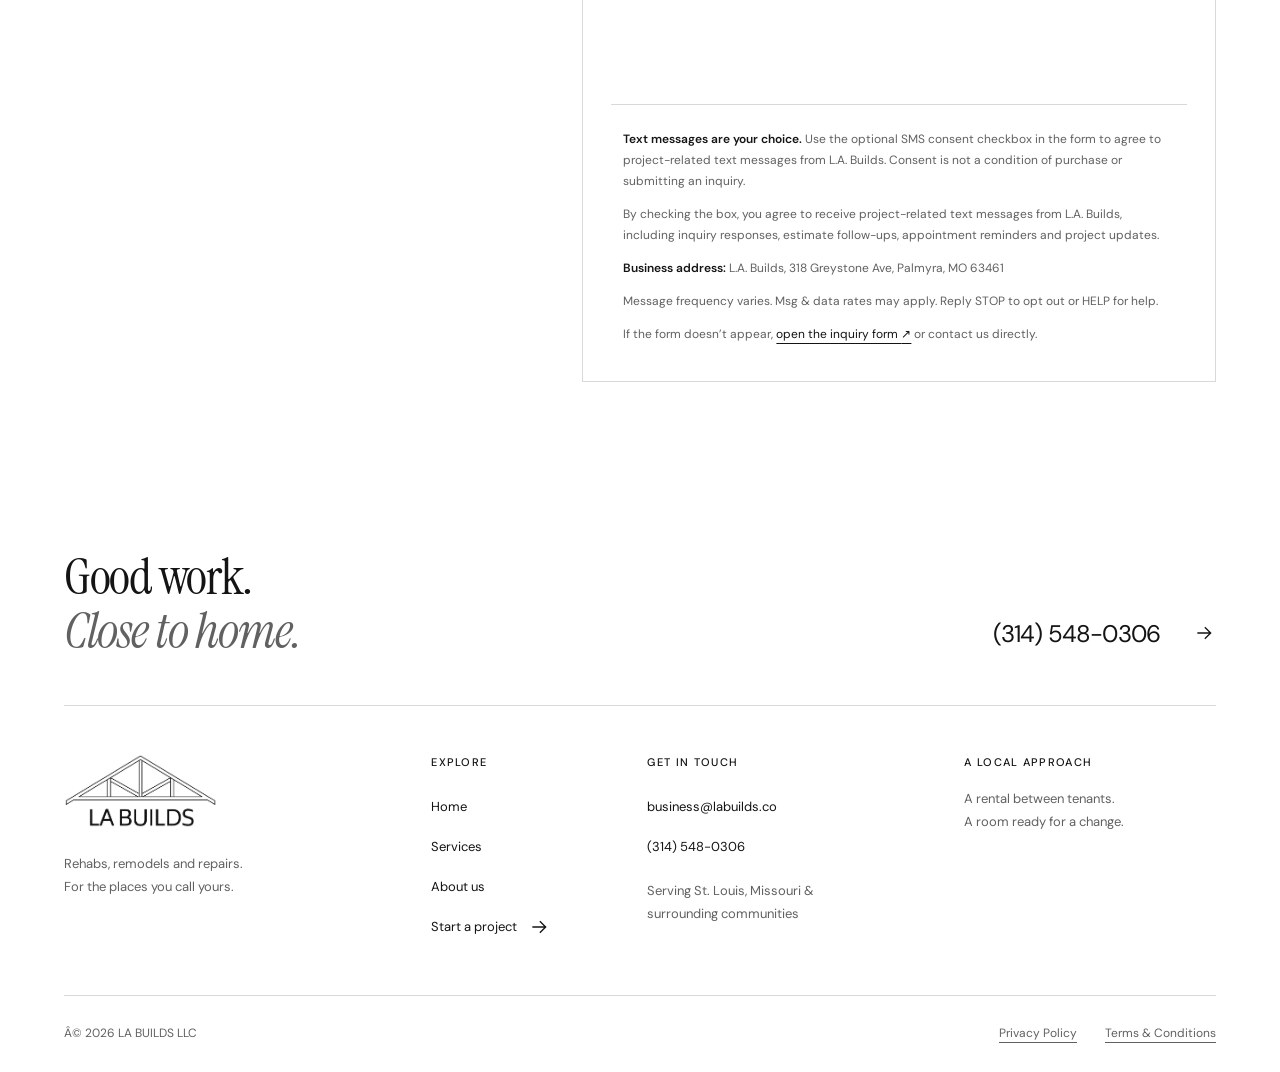
<file: contact/index.html>
<!DOCTYPE html><html lang="en"> <head><meta charset="UTF-8"><meta name="viewport" content="width=device-width, initial-scale=1"><meta name="description" content="Contact L.A. Builds about remodeling, repairs or your St. Louis rental property. Share your project through our inquiry form or call us directly."><meta name="theme-color" content="#141414"><link rel="preload" href="/_astro/instrument-serif-latin-400-normal.DnYpCC2O.woff2" as="font" type="font/woff2" crossorigin><link rel="preload" href="/_astro/instrument-serif-latin-400-italic.DKMiL14s.woff2" as="font" type="font/woff2" crossorigin><link rel="preload" href="/_astro/dm-sans-latin-400-normal.CW0RaeGs.woff2" as="font" type="font/woff2" crossorigin><link rel="icon" href="/favicon.png" type="image/png"><link rel="canonical" href="https://labuilds.co/contact/"><meta property="og:title" content="Let’s talk about your project | L.A. Builds"><meta property="og:description" content="Contact L.A. Builds about remodeling, repairs or your St. Louis rental property. Share your project through our inquiry form or call us directly."><meta property="og:type" content="website"><meta property="og:url" content="https://labuilds.co/contact/"><meta property="og:site_name" content="LA BUILDS LLC"><meta property="og:locale" content="en_US"><meta property="og:image" content="https://labuilds.co/images/og-v3.png"><meta property="og:image:width" content="1200"><meta property="og:image:height" content="630"><meta property="og:image:alt" content="L.A. Builds. Remodeling, rehabs and repairs in St. Louis."><meta name="twitter:card" content="summary_large_image"><script type="application/ld+json">{"@context":"https://schema.org","@type":"GeneralContractor","@id":"https://labuilds.co/#business","name":"LA BUILDS LLC","url":"https://labuilds.co","telephone":"+13145480306","email":"business@labuilds.co","areaServed":{"@type":"City","name":"St. Louis","containedInPlace":{"@type":"State","name":"Missouri"}},"description":"Property rehabs, rental make-readies, kitchen and bathroom improvements, and small jobs in St. Louis, Missouri."}</script><title>Let’s talk about your project | L.A. Builds</title><link rel="stylesheet" href="/_astro/Layout.DYC95CTK.css"></head> <body> <a class="skip-link" href="#main">Skip to content</a> <header class="site-header"> <div class="container header-inner"> <a class="brand" href="/" aria-label="L.A. Builds home"> <img src="/images/brand/logo.webp" alt="LA BUILDS — roof truss logo" width="690" height="330" decoding="async"> </a> <span class="header-local">St. Louis, Missouri</span> <nav class="desktop-nav" aria-label="Main navigation"><a href="/services/">Services</a><a href="/about/">About us</a><a href="/contact/" aria-current="page">Contact</a></nav> <a class="button header-cta" href="/contact/">Start a project <svg width="20" height="20" viewBox="0 0 24 24" fill="none" stroke="currentColor" stroke-width="1.6" aria-hidden="true"><path d="M4 12h15M13 5l7 7-7 7"></path></svg></a> <details class="mobile-menu"> <summary aria-label="Toggle navigation"><span>Menu</span><span class="menu-icon" aria-hidden="true"></span></summary> <nav aria-label="Mobile navigation"><a href="/">Home</a><a href="/services/">Services</a><a href="/about/">About us</a><a href="/contact/" aria-current="page">Contact</a><a href="tel:+13145480306">(314) 548-0306</a></nav> </details> </div> </header> <main id="main" tabindex="-1"> <section class="container page-intro split-intro"><div><p class="eyebrow">Start a conversation</p><h1>Your next project<br><em>starts here.</em></h1></div><div><p class="lead">A room to rethink. A rental to get ready.<br>Tell us what you have in mind.</p><a class="text-link" href="#project-inquiry">Go to the project form <span aria-hidden="true">↓</span></a></div></section> <section class="container contact-layout"> <aside class="contact-info" aria-labelledby="contact-heading"> <p class="eyebrow">Let’s talk it through</p><h2 id="contact-heading">Good work starts<br>with <em>a conversation.</em></h2> <p>Share the property location, the work you need and any timing you have in mind. We’ll follow up to discuss the details.</p> <dl><div><dt>Call us</dt><dd><a class="contact-phone" href="tel:+13145480306">(314) 548-0306 <svg width="20" height="20" viewBox="0 0 24 24" fill="none" stroke="currentColor" stroke-width="1.6" aria-hidden="true"><path d="M4 12h15M13 5l7 7-7 7"></path></svg></a></dd></div><div><dt>Email us</dt><dd><a href="mailto:business@labuilds.co">business@labuilds.co</a></dd></div><div><dt>Where we work</dt><dd>St. Louis, Missouri &amp; surrounding communities</dd></div></dl> <p class="small">Scope, price and availability are confirmed separately. An inquiry is simply the first step.</p> </aside> <div class="form-panel" id="project-inquiry"> <div class="form-heading"><p class="eyebrow">Your project / The starting point</p><h2>Tell us a little<br><em>about the work.</em></h2><p>A few useful details are all you need to begin.</p><p class="form-policy">We use your inquiry to respond and discuss the project. Read our <a href="/privacy/">Privacy Policy</a> and <a href="/terms/">Terms &amp; Conditions</a>.</p></div> <iframe src="https://api.leadconnectorhq.com/widget/form/J4HRpViQP3vgebLZQyUk" id="inline-J4HRpViQP3vgebLZQyUk" title="LA Builds Website Inquiry" loading="lazy" style="width:100%;height:880px;border:none;border-radius:0" data-layout="{'id':'INLINE'}" data-trigger-type="alwaysShow" data-trigger-value="" data-activation-type="alwaysActivated" data-activation-value="" data-deactivation-type="neverDeactivate" data-deactivation-value="" data-form-name="LA Builds Website Inquiry" data-height="880" data-layout-iframe-id="inline-J4HRpViQP3vgebLZQyUk" data-form-id="J4HRpViQP3vgebLZQyUk"></iframe> <script src="https://link.msgsndr.com/js/form_embed.js" defer></script> <div class="form-disclosure"><p><strong>Text messages are your choice.</strong> Use the optional SMS consent checkbox in the form to agree to project-related text messages from L.A. Builds. Consent is not a condition of purchase or submitting an inquiry.</p><p>By checking the box, you agree to receive project-related text messages from L.A. Builds, including inquiry responses, estimate follow-ups, appointment reminders and project updates.</p><p><strong>Business address:</strong> L.A. Builds, 318 Greystone Ave, Palmyra, MO 63461</p><p>Message frequency varies. Msg &amp; data rates may apply. Reply STOP to opt out or HELP for help.</p><p>If the form doesn’t appear, <a href="https://api.leadconnectorhq.com/widget/form/J4HRpViQP3vgebLZQyUk" target="_blank" rel="noopener noreferrer">open the inquiry form <span aria-hidden="true">↗</span></a> or contact us directly.</p></div> <noscript><p class="small">The inquiry form needs JavaScript. Please call or email us using the contact details on this page.</p></noscript> </div> </section> </main> <footer class="site-footer"> <div class="container footer-top"><p>Good work.<br><em>Close to home.</em></p><a class="footer-contact" href="tel:+13145480306">(314) 548-0306 <svg width="20" height="20" viewBox="0 0 24 24" fill="none" stroke="currentColor" stroke-width="1.6" aria-hidden="true"><path d="M4 12h15M13 5l7 7-7 7"></path></svg></a></div> <div class="container footer-grid"> <div class="footer-identity"><a class="brand brand-footer" href="/" aria-label="L.A. Builds home"> <img src="/images/brand/logo.webp" alt="LA BUILDS — roof truss logo" width="690" height="330" decoding="async"> </a><p>Rehabs, remodels and repairs.<br>For the places you call yours.</p></div> <div><h2>Explore</h2><a href="/">Home</a><a href="/services/">Services</a><a href="/about/">About us</a><a href="/contact/">Start a project <svg width="20" height="20" viewBox="0 0 24 24" fill="none" stroke="currentColor" stroke-width="1.6" aria-hidden="true"><path d="M4 12h15M13 5l7 7-7 7"></path></svg></a></div> <div><h2>Get in touch</h2><a href="mailto:business@labuilds.co">business@labuilds.co</a><a href="tel:+13145480306">(314) 548-0306</a><p>Serving St. Louis, Missouri &amp; surrounding communities</p></div> <div class="footer-note"><h2>A local approach</h2><p>A rental between tenants.<br>A room ready for a change.</p></div> </div> <div class="container footer-bottom"><span>Â© 2026 LA BUILDS LLC</span><div><a href="/privacy/">Privacy Policy</a><a href="/terms/">Terms & Conditions</a></div></div> </footer> <script type="module">const n=document.querySelector(".mobile-menu");document.addEventListener("keydown",e=>{e.key==="Escape"&&n?.open&&(n.open=!1,n.querySelector("summary")?.focus())});document.addEventListener("click",e=>{n?.open&&e.target instanceof Node&&!n.contains(e.target)&&(n.open=!1)});window.matchMedia("(min-width: 901px)").addEventListener("change",e=>{e.matches&&n&&(n.open=!1)});const r=window.matchMedia("(prefers-reduced-motion: reduce)");if(!r.matches&&"IntersectionObserver"in window){const e=new IntersectionObserver(t=>{for(const o of t)o.isIntersecting&&(o.target.animate([{opacity:.3,transform:"translateY(18px)"},{opacity:1,transform:"none"}],{duration:550,easing:"cubic-bezier(.2,.7,.2,1)"}),e.unobserve(o.target))},{threshold:.08});document.querySelectorAll("[data-reveal]").forEach(t=>e.observe(t)),r.addEventListener("change",t=>{t.matches&&(e.disconnect(),document.getAnimations().forEach(o=>o.cancel()))})}</script> </body> </html>
</file>
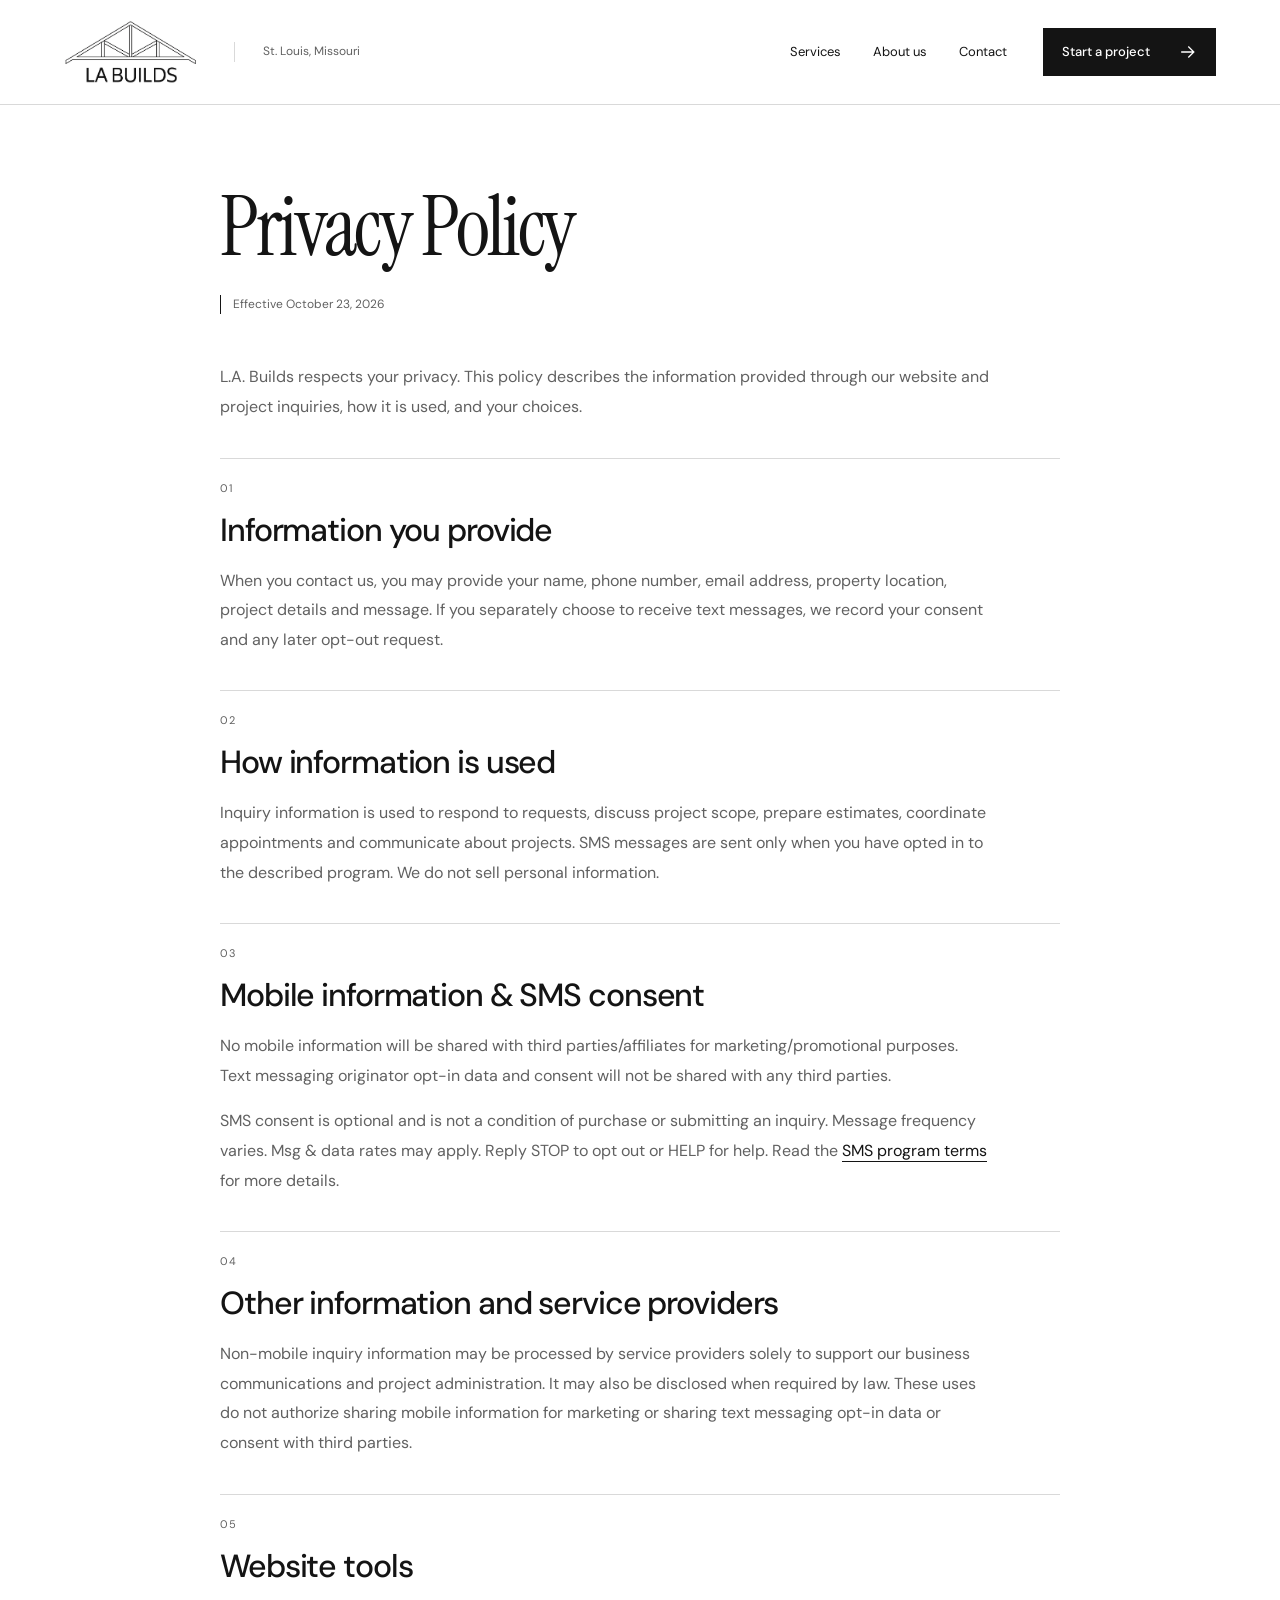
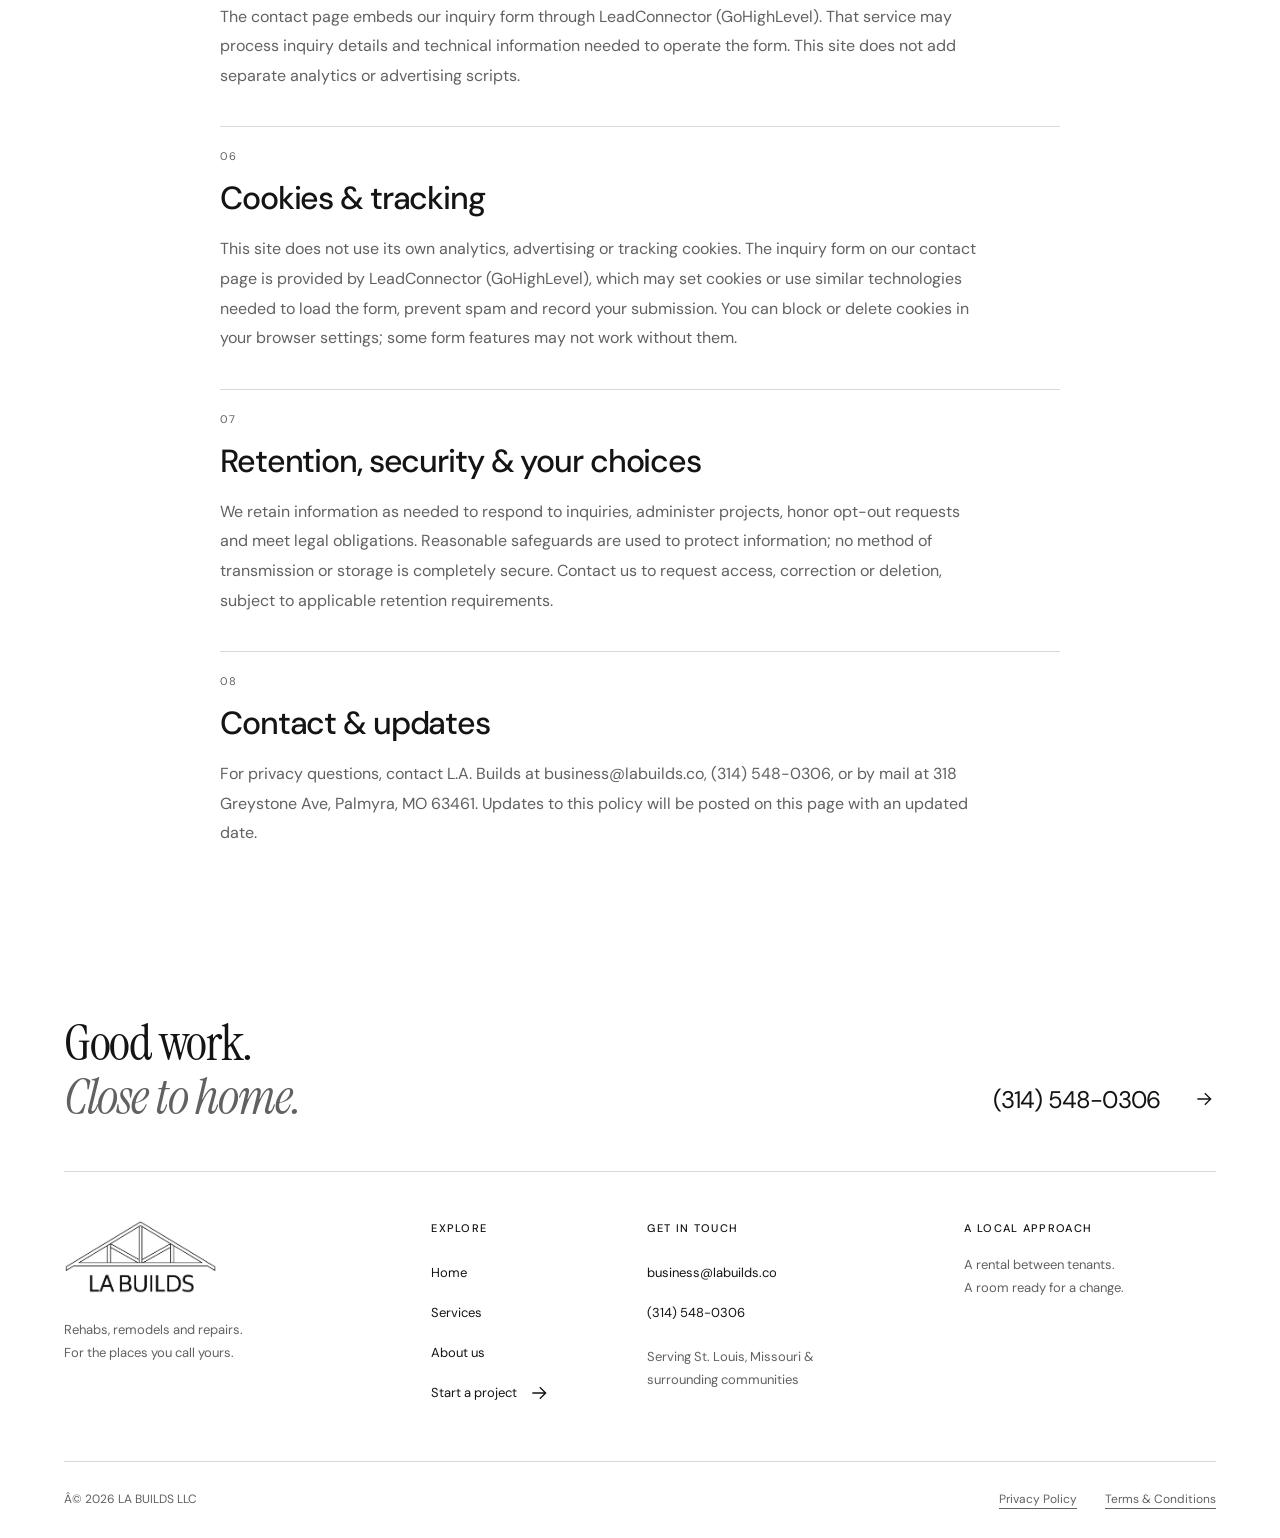
<file: privacy/index.html>
<!DOCTYPE html><html lang="en"> <head><meta charset="UTF-8"><meta name="viewport" content="width=device-width, initial-scale=1"><meta name="description" content="How L.A. Builds handles project inquiry information and protects mobile information and text messaging consent."><meta name="theme-color" content="#141414"><link rel="preload" href="/_astro/instrument-serif-latin-400-normal.DnYpCC2O.woff2" as="font" type="font/woff2" crossorigin><link rel="preload" href="/_astro/instrument-serif-latin-400-italic.DKMiL14s.woff2" as="font" type="font/woff2" crossorigin><link rel="preload" href="/_astro/dm-sans-latin-400-normal.CW0RaeGs.woff2" as="font" type="font/woff2" crossorigin><link rel="icon" href="/favicon.png" type="image/png"><link rel="canonical" href="https://labuilds.co/privacy/"><meta property="og:title" content="Privacy Policy | L.A. Builds"><meta property="og:description" content="How L.A. Builds handles project inquiry information and protects mobile information and text messaging consent."><meta property="og:type" content="website"><meta property="og:url" content="https://labuilds.co/privacy/"><meta property="og:site_name" content="LA BUILDS LLC"><meta property="og:locale" content="en_US"><meta property="og:image" content="https://labuilds.co/images/og-v3.png"><meta property="og:image:width" content="1200"><meta property="og:image:height" content="630"><meta property="og:image:alt" content="L.A. Builds. Remodeling, rehabs and repairs in St. Louis."><meta name="twitter:card" content="summary_large_image"><script type="application/ld+json">{"@context":"https://schema.org","@type":"GeneralContractor","@id":"https://labuilds.co/#business","name":"LA BUILDS LLC","url":"https://labuilds.co","telephone":"+13145480306","email":"business@labuilds.co","areaServed":{"@type":"City","name":"St. Louis","containedInPlace":{"@type":"State","name":"Missouri"}},"description":"Property rehabs, rental make-readies, kitchen and bathroom improvements, and small jobs in St. Louis, Missouri."}</script><title>Privacy Policy | L.A. Builds</title><link rel="stylesheet" href="/_astro/Layout.DYC95CTK.css"></head> <body> <a class="skip-link" href="#main">Skip to content</a> <header class="site-header"> <div class="container header-inner"> <a class="brand" href="/" aria-label="L.A. Builds home"> <img src="/images/brand/logo.webp" alt="LA BUILDS — roof truss logo" width="690" height="330" decoding="async"> </a> <span class="header-local">St. Louis, Missouri</span> <nav class="desktop-nav" aria-label="Main navigation"><a href="/services/">Services</a><a href="/about/">About us</a><a href="/contact/">Contact</a></nav> <a class="button header-cta" href="/contact/">Start a project <svg width="20" height="20" viewBox="0 0 24 24" fill="none" stroke="currentColor" stroke-width="1.6" aria-hidden="true"><path d="M4 12h15M13 5l7 7-7 7"></path></svg></a> <details class="mobile-menu"> <summary aria-label="Toggle navigation"><span>Menu</span><span class="menu-icon" aria-hidden="true"></span></summary> <nav aria-label="Mobile navigation"><a href="/">Home</a><a href="/services/">Services</a><a href="/about/">About us</a><a href="/contact/">Contact</a><a href="tel:+13145480306">(314) 548-0306</a></nav> </details> </div> </header> <main id="main" tabindex="-1"> <article class="container policy"><h1>Privacy Policy</h1><p class="policy-date">Effective October 23, 2026</p><p>L.A. Builds respects your privacy. This policy describes the information provided through our website and project inquiries, how it is used, and your choices.</p> <h2>Information you provide</h2><p>When you contact us, you may provide your name, phone number, email address, property location, project details and message. If you separately choose to receive text messages, we record your consent and any later opt-out request.</p> <h2>How information is used</h2><p>Inquiry information is used to respond to requests, discuss project scope, prepare estimates, coordinate appointments and communicate about projects. SMS messages are sent only when you have opted in to the described program. We do not sell personal information.</p> <h2>Mobile information & SMS consent</h2><p>No mobile information will be shared with third parties/affiliates for marketing/promotional purposes. Text messaging originator opt-in data and consent will not be shared with any third parties.</p><p>SMS consent is optional and is not a condition of purchase or submitting an inquiry. Message frequency varies. Msg & data rates may apply. Reply STOP to opt out or HELP for help. Read the <a href="/terms/">SMS program terms</a> for more details.</p> <h2>Other information and service providers</h2><p>Non-mobile inquiry information may be processed by service providers solely to support our business communications and project administration. It may also be disclosed when required by law. These uses do not authorize sharing mobile information for marketing or sharing text messaging opt-in data or consent with third parties.</p> <h2>Website tools</h2><p>The contact page embeds our inquiry form through LeadConnector (GoHighLevel). That service may process inquiry details and technical information needed to operate the form. This site does not add separate analytics or advertising scripts.</p> <h2>Cookies & tracking</h2><p>This site does not use its own analytics, advertising or tracking cookies. The inquiry form on our contact page is provided by LeadConnector (GoHighLevel), which may set cookies or use similar technologies needed to load the form, prevent spam and record your submission. You can block or delete cookies in your browser settings; some form features may not work without them.</p> <h2>Retention, security & your choices</h2><p>We retain information as needed to respond to inquiries, administer projects, honor opt-out requests and meet legal obligations. Reasonable safeguards are used to protect information; no method of transmission or storage is completely secure. Contact us to request access, correction or deletion, subject to applicable retention requirements.</p> <h2>Contact & updates</h2><p>For privacy questions, contact L.A. Builds at business@labuilds.co, (314) 548-0306, or by mail at 318 Greystone Ave, Palmyra, MO 63461. Updates to this policy will be posted on this page with an updated date.</p> </article> </main> <footer class="site-footer"> <div class="container footer-top"><p>Good work.<br><em>Close to home.</em></p><a class="footer-contact" href="tel:+13145480306">(314) 548-0306 <svg width="20" height="20" viewBox="0 0 24 24" fill="none" stroke="currentColor" stroke-width="1.6" aria-hidden="true"><path d="M4 12h15M13 5l7 7-7 7"></path></svg></a></div> <div class="container footer-grid"> <div class="footer-identity"><a class="brand brand-footer" href="/" aria-label="L.A. Builds home"> <img src="/images/brand/logo.webp" alt="LA BUILDS — roof truss logo" width="690" height="330" decoding="async"> </a><p>Rehabs, remodels and repairs.<br>For the places you call yours.</p></div> <div><h2>Explore</h2><a href="/">Home</a><a href="/services/">Services</a><a href="/about/">About us</a><a href="/contact/">Start a project <svg width="20" height="20" viewBox="0 0 24 24" fill="none" stroke="currentColor" stroke-width="1.6" aria-hidden="true"><path d="M4 12h15M13 5l7 7-7 7"></path></svg></a></div> <div><h2>Get in touch</h2><a href="mailto:business@labuilds.co">business@labuilds.co</a><a href="tel:+13145480306">(314) 548-0306</a><p>Serving St. Louis, Missouri &amp; surrounding communities</p></div> <div class="footer-note"><h2>A local approach</h2><p>A rental between tenants.<br>A room ready for a change.</p></div> </div> <div class="container footer-bottom"><span>Â© 2026 LA BUILDS LLC</span><div><a href="/privacy/">Privacy Policy</a><a href="/terms/">Terms & Conditions</a></div></div> </footer> <script type="module">const n=document.querySelector(".mobile-menu");document.addEventListener("keydown",e=>{e.key==="Escape"&&n?.open&&(n.open=!1,n.querySelector("summary")?.focus())});document.addEventListener("click",e=>{n?.open&&e.target instanceof Node&&!n.contains(e.target)&&(n.open=!1)});window.matchMedia("(min-width: 901px)").addEventListener("change",e=>{e.matches&&n&&(n.open=!1)});const r=window.matchMedia("(prefers-reduced-motion: reduce)");if(!r.matches&&"IntersectionObserver"in window){const e=new IntersectionObserver(t=>{for(const o of t)o.isIntersecting&&(o.target.animate([{opacity:.3,transform:"translateY(18px)"},{opacity:1,transform:"none"}],{duration:550,easing:"cubic-bezier(.2,.7,.2,1)"}),e.unobserve(o.target))},{threshold:.08});document.querySelectorAll("[data-reveal]").forEach(t=>e.observe(t)),r.addEventListener("change",t=>{t.matches&&(e.disconnect(),document.getAnimations().forEach(o=>o.cancel()))})}</script> </body> </html>
</file>
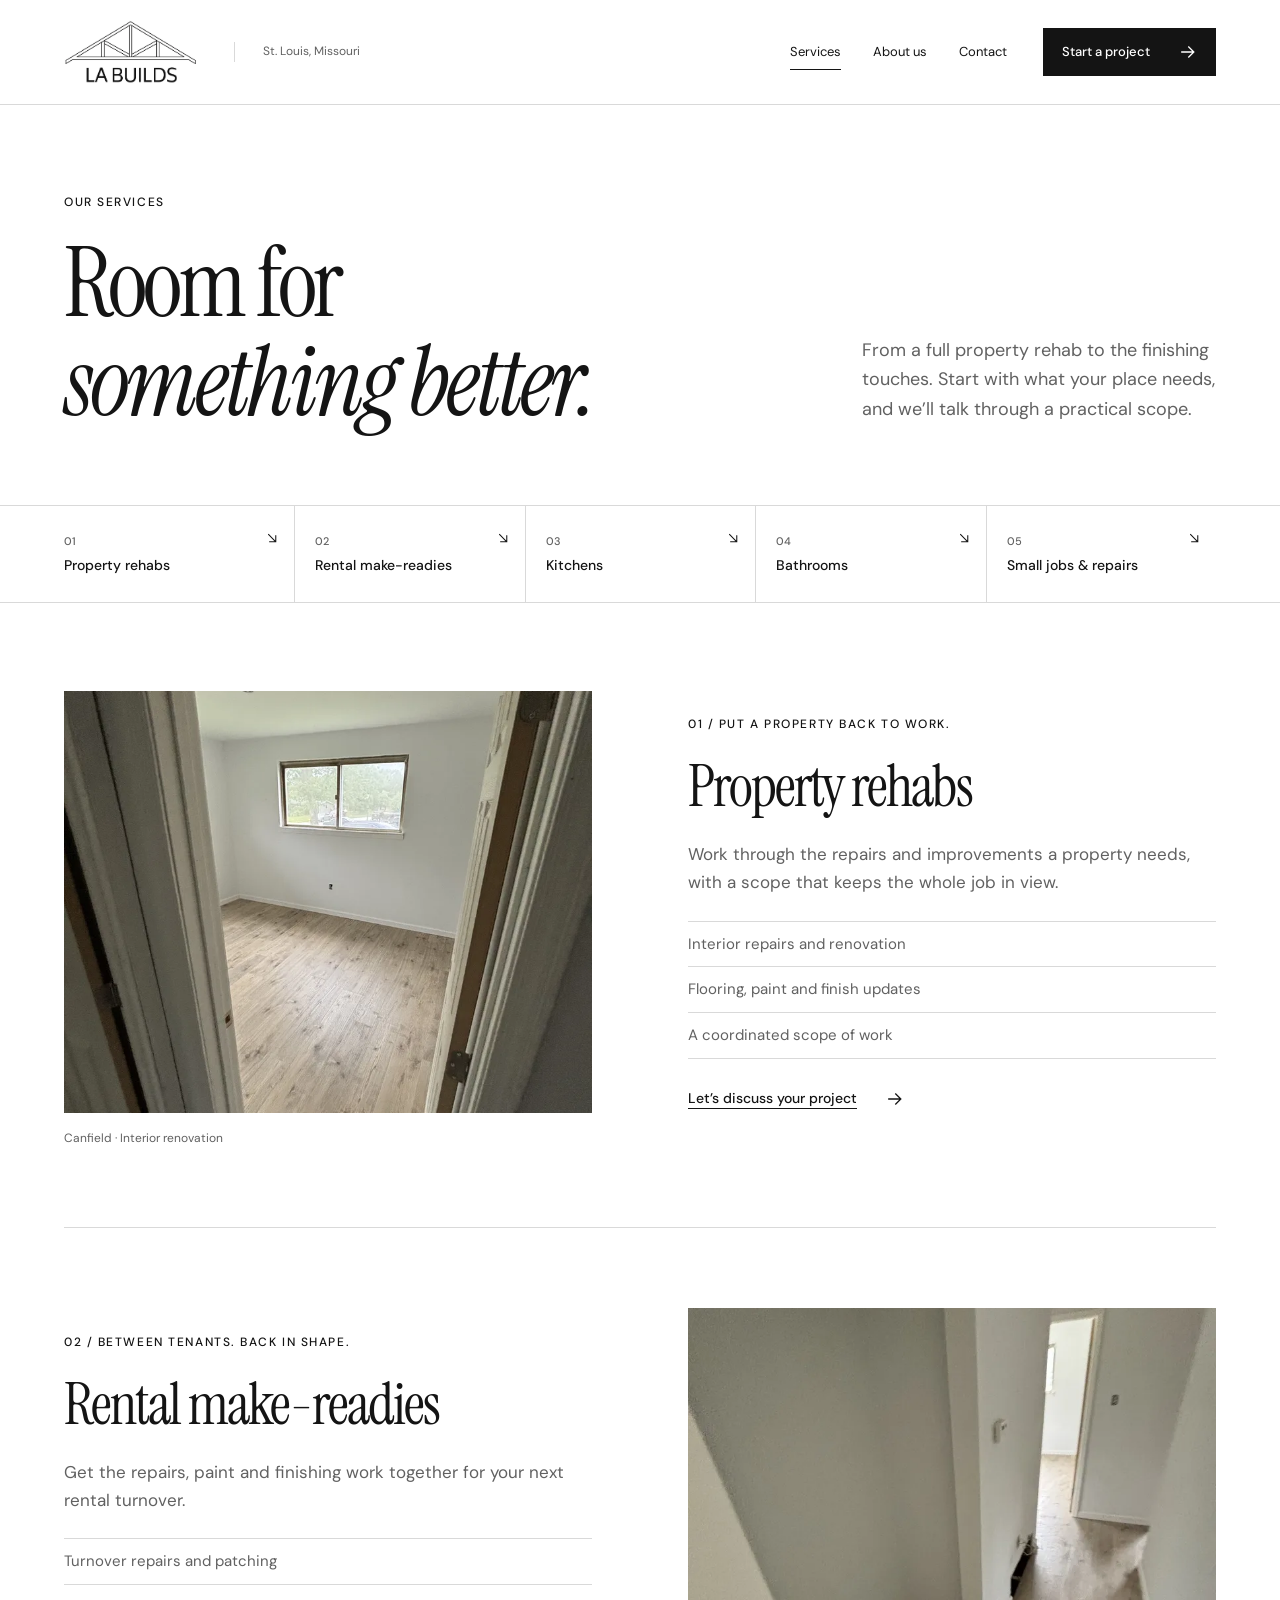
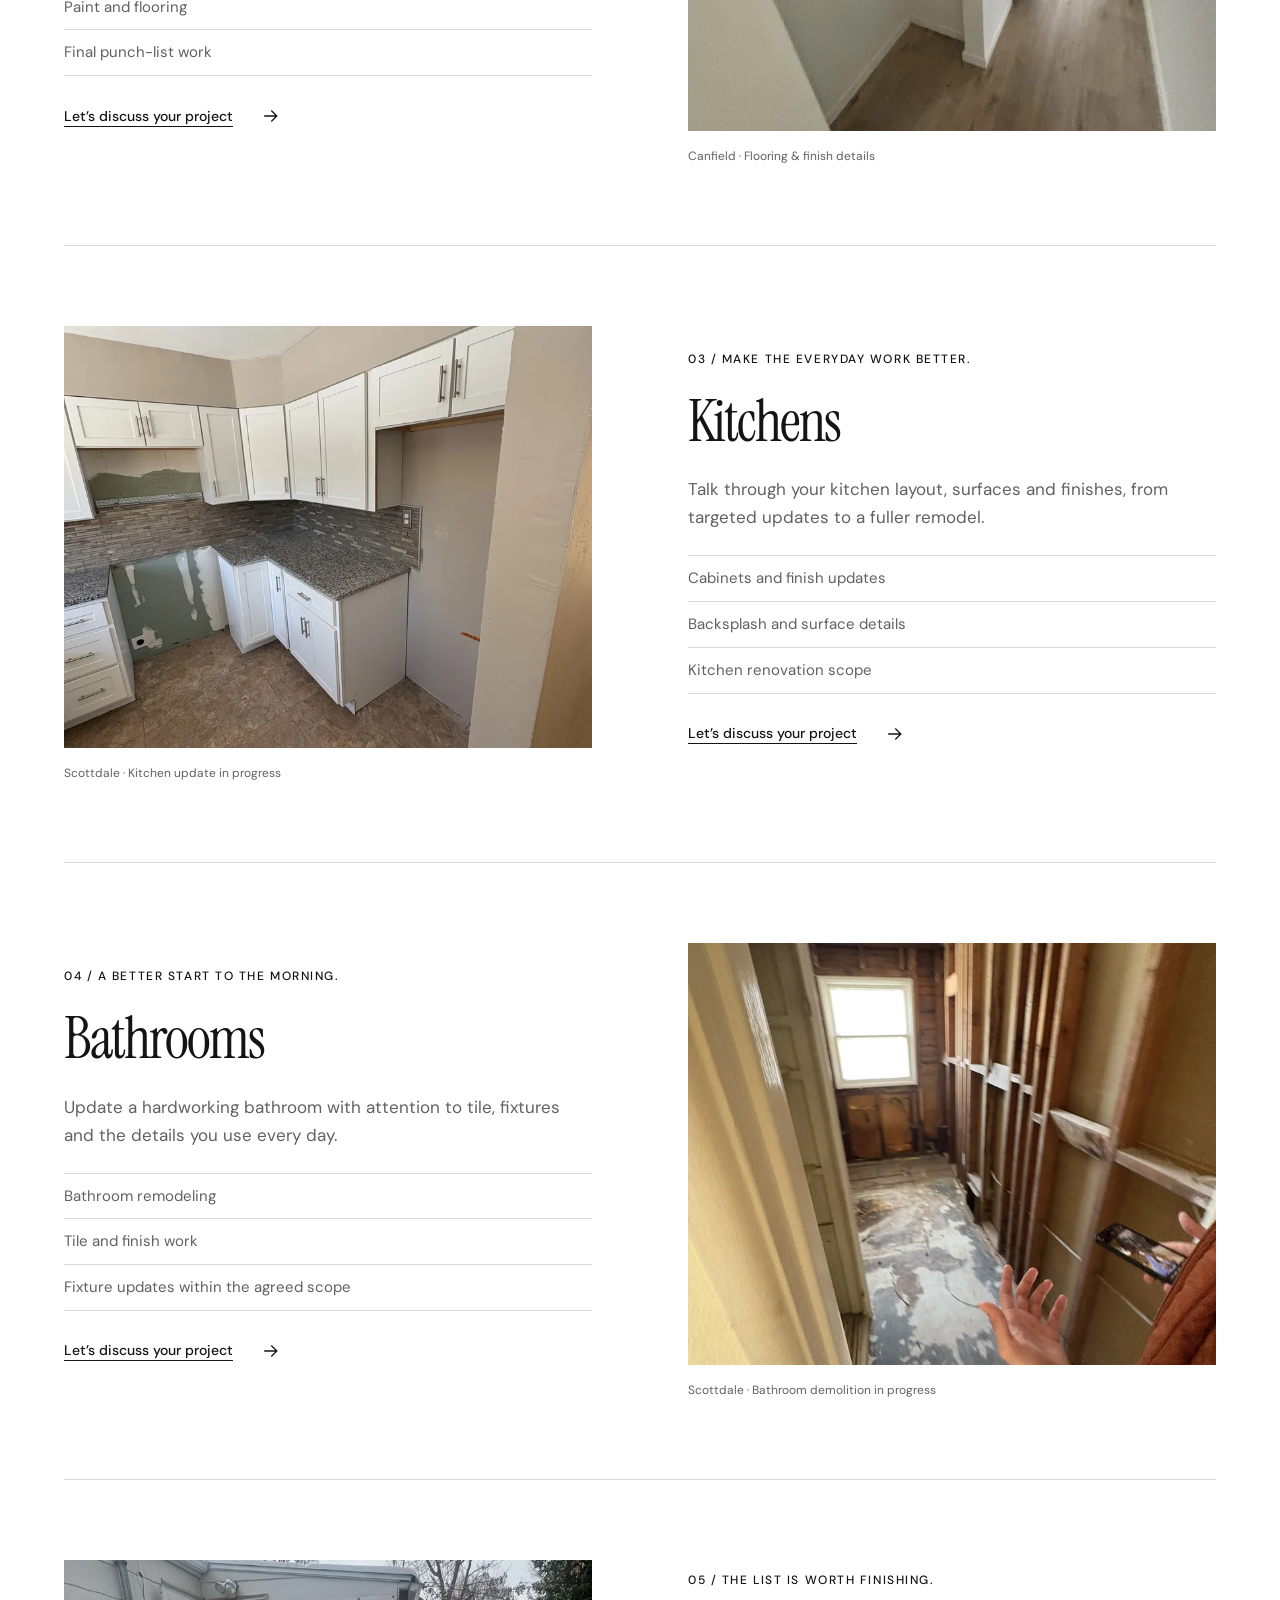
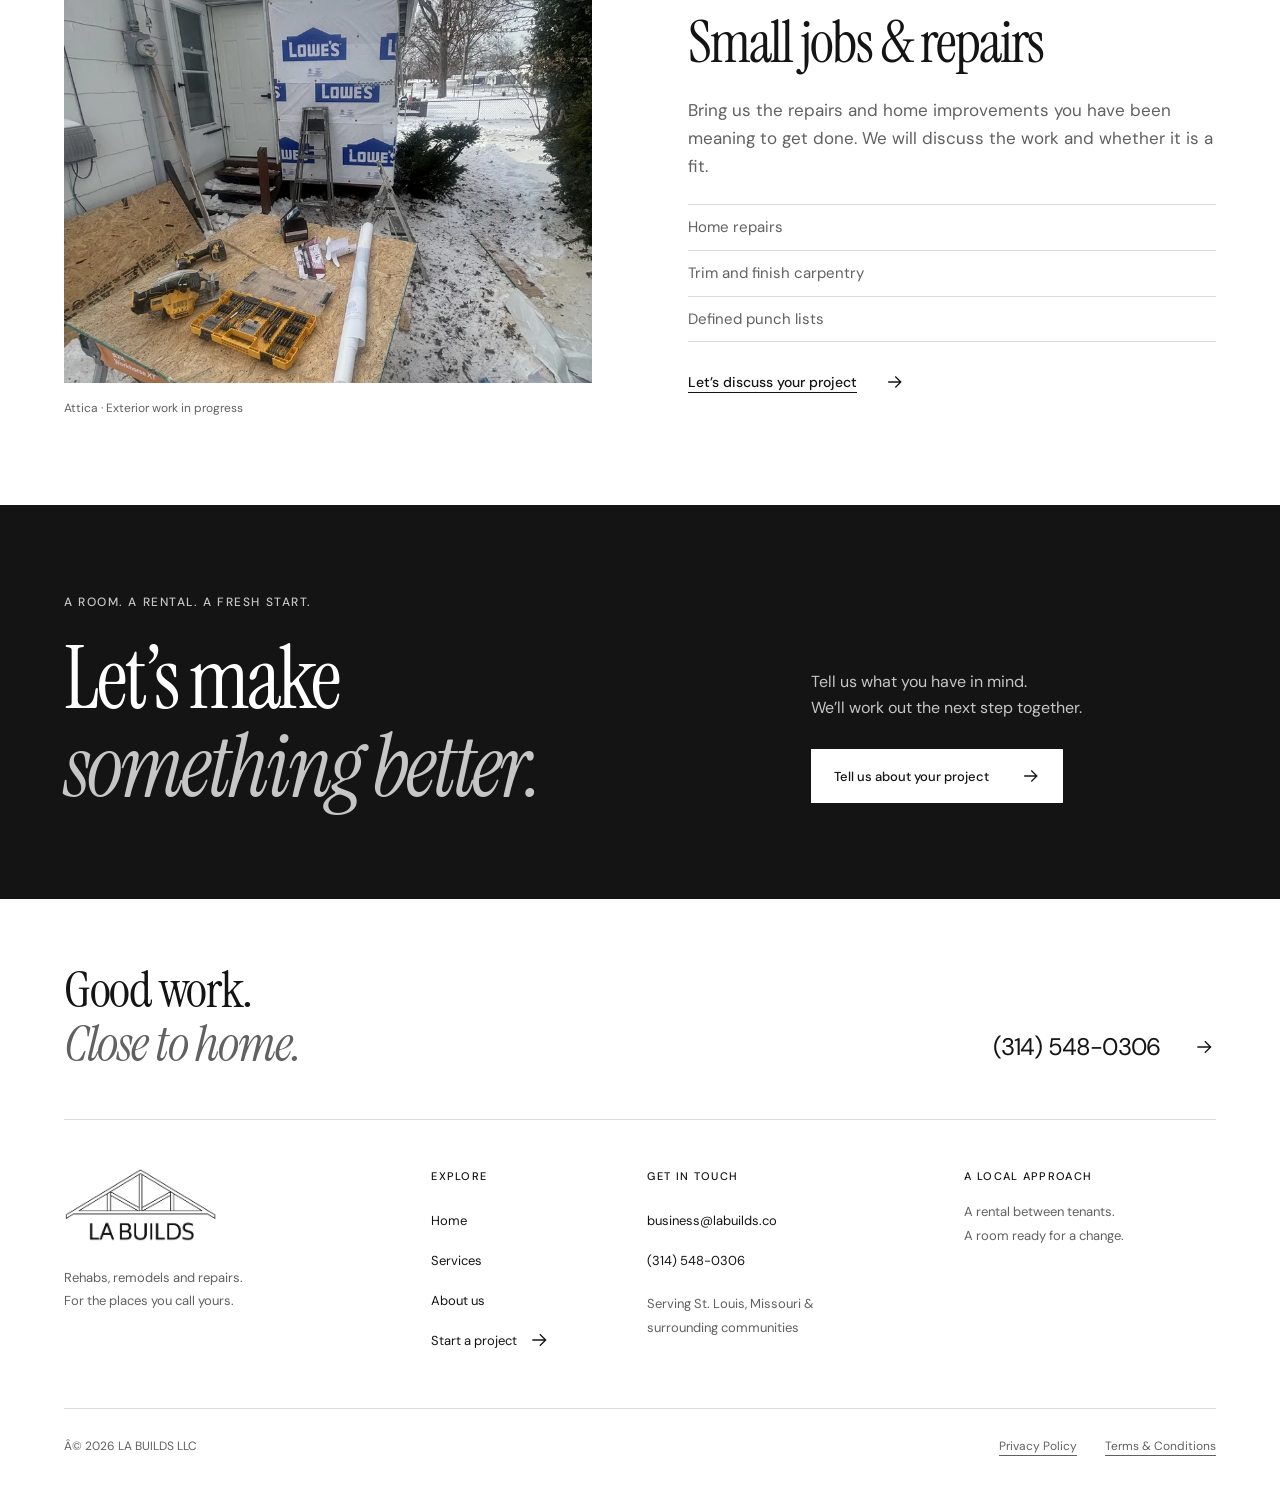
<file: services/index.html>
<!DOCTYPE html><html lang="en"> <head><meta charset="UTF-8"><meta name="viewport" content="width=device-width, initial-scale=1"><meta name="description" content="Property rehabs, rental make-readies, kitchen improvements, bathroom remodeling and small repairs from L.A. Builds in St. Louis."><meta name="theme-color" content="#141414"><link rel="preload" href="/_astro/instrument-serif-latin-400-normal.DnYpCC2O.woff2" as="font" type="font/woff2" crossorigin><link rel="preload" href="/_astro/instrument-serif-latin-400-italic.DKMiL14s.woff2" as="font" type="font/woff2" crossorigin><link rel="preload" href="/_astro/dm-sans-latin-400-normal.CW0RaeGs.woff2" as="font" type="font/woff2" crossorigin><link rel="icon" href="/favicon.png" type="image/png"><link rel="canonical" href="https://labuilds.co/services/"><meta property="og:title" content="Remodeling &amp; repair services | L.A. Builds"><meta property="og:description" content="Property rehabs, rental make-readies, kitchen improvements, bathroom remodeling and small repairs from L.A. Builds in St. Louis."><meta property="og:type" content="website"><meta property="og:url" content="https://labuilds.co/services/"><meta property="og:site_name" content="LA BUILDS LLC"><meta property="og:locale" content="en_US"><meta property="og:image" content="https://labuilds.co/images/og-v3.png"><meta property="og:image:width" content="1200"><meta property="og:image:height" content="630"><meta property="og:image:alt" content="L.A. Builds. Remodeling, rehabs and repairs in St. Louis."><meta name="twitter:card" content="summary_large_image"><script type="application/ld+json">{"@context":"https://schema.org","@type":"GeneralContractor","@id":"https://labuilds.co/#business","name":"LA BUILDS LLC","url":"https://labuilds.co","telephone":"+13145480306","email":"business@labuilds.co","areaServed":{"@type":"City","name":"St. Louis","containedInPlace":{"@type":"State","name":"Missouri"}},"description":"Property rehabs, rental make-readies, kitchen and bathroom improvements, and small jobs in St. Louis, Missouri."}</script><title>Remodeling &amp; repair services | L.A. Builds</title><link rel="stylesheet" href="/_astro/Layout.DYC95CTK.css"></head> <body> <a class="skip-link" href="#main">Skip to content</a> <header class="site-header"> <div class="container header-inner"> <a class="brand" href="/" aria-label="L.A. Builds home"> <img src="/images/brand/logo.webp" alt="LA BUILDS — roof truss logo" width="690" height="330" decoding="async"> </a> <span class="header-local">St. Louis, Missouri</span> <nav class="desktop-nav" aria-label="Main navigation"><a href="/services/" aria-current="page">Services</a><a href="/about/">About us</a><a href="/contact/">Contact</a></nav> <a class="button header-cta" href="/contact/">Start a project <svg width="20" height="20" viewBox="0 0 24 24" fill="none" stroke="currentColor" stroke-width="1.6" aria-hidden="true"><path d="M4 12h15M13 5l7 7-7 7"></path></svg></a> <details class="mobile-menu"> <summary aria-label="Toggle navigation"><span>Menu</span><span class="menu-icon" aria-hidden="true"></span></summary> <nav aria-label="Mobile navigation"><a href="/">Home</a><a href="/services/" aria-current="page">Services</a><a href="/about/">About us</a><a href="/contact/">Contact</a><a href="tel:+13145480306">(314) 548-0306</a></nav> </details> </div> </header> <main id="main" tabindex="-1"> <section class="container page-intro split-intro"><div><p class="eyebrow">Our services</p><h1>Room for<br><em>something better.</em></h1></div><p class="lead">From a full property rehab to the finishing touches. Start with what your place needs, and we’ll talk through a practical scope.</p></section> <nav class="service-nav" aria-label="Jump to a service"><div class="container service-nav-inner"><a href="#rehab"><span>01</span>Property rehabs<svg width="20" height="20" viewBox="0 0 24 24" fill="none" stroke="currentColor" stroke-width="1.6" aria-hidden="true"><path d="M4 12h15M13 5l7 7-7 7"></path></svg></a><a href="#make-ready"><span>02</span>Rental make-readies<svg width="20" height="20" viewBox="0 0 24 24" fill="none" stroke="currentColor" stroke-width="1.6" aria-hidden="true"><path d="M4 12h15M13 5l7 7-7 7"></path></svg></a><a href="#kitchens"><span>03</span>Kitchens<svg width="20" height="20" viewBox="0 0 24 24" fill="none" stroke="currentColor" stroke-width="1.6" aria-hidden="true"><path d="M4 12h15M13 5l7 7-7 7"></path></svg></a><a href="#baths"><span>04</span>Bathrooms<svg width="20" height="20" viewBox="0 0 24 24" fill="none" stroke="currentColor" stroke-width="1.6" aria-hidden="true"><path d="M4 12h15M13 5l7 7-7 7"></path></svg></a><a href="#small-jobs"><span>05</span>Small jobs &amp; repairs<svg width="20" height="20" viewBox="0 0 24 24" fill="none" stroke="currentColor" stroke-width="1.6" aria-hidden="true"><path d="M4 12h15M13 5l7 7-7 7"></path></svg></a></div></nav> <div class="container service-details"><article id="rehab" class="service-detail" data-reveal> <figure class="photo-frame photo-rehab"> <div class="photo-art"> <img src="/_astro/rehab.Cjy6WrZW_UlIKI.webp" srcset="/_astro/rehab.Cjy6WrZW_1HSiS3.webp 480w, /_astro/rehab.Cjy6WrZW_bX0Cj.webp 800w, /_astro/rehab.Cjy6WrZW_UlIKI.webp 1200w" alt="New flooring, trim and freshly painted walls at the Canfield property" sizes="(max-width: 700px) 100vw, 55vw" loading="eager" fetchpriority="high" decoding="async" width="1200" height="1600"> </div> <figcaption><span>Canfield · Interior renovation</span></figcaption> </figure> <div class="service-copy"><p class="eyebrow">01 / Put a property back to work.</p><h2>Property rehabs</h2><p class="lead">Work through the repairs and improvements a property needs, with a scope that keeps the whole job in view.</p><ul><li>Interior repairs and renovation</li><li>Flooring, paint and finish updates</li><li>A coordinated scope of work</li></ul><a class="text-link" href="/contact/">Let’s discuss your project <svg width="20" height="20" viewBox="0 0 24 24" fill="none" stroke="currentColor" stroke-width="1.6" aria-hidden="true"><path d="M4 12h15M13 5l7 7-7 7"></path></svg></a></div> </article><article id="make-ready" class="service-detail reverse" data-reveal> <figure class="photo-frame photo-finish"> <div class="photo-art"> <img src="/_astro/bath.BPg13mhV_Z1JjwRY.webp" srcset="/_astro/bath.BPg13mhV_28PhGo.webp 480w, /_astro/bath.BPg13mhV_ZOiu1D.webp 800w, /_astro/bath.BPg13mhV_Z1JjwRY.webp 1200w" alt="Hallway flooring and painted trim at Canfield, photographed from the doorway" sizes="(max-width: 700px) 100vw, 55vw" loading="lazy" fetchpriority="auto" decoding="async" width="1200" height="1600"> </div> <figcaption><span>Canfield · Flooring &amp; finish details</span></figcaption> </figure> <div class="service-copy"><p class="eyebrow">02 / Between tenants. Back in shape.</p><h2>Rental make-readies</h2><p class="lead">Get the repairs, paint and finishing work together for your next rental turnover.</p><ul><li>Turnover repairs and patching</li><li>Paint and flooring</li><li>Final punch-list work</li></ul><a class="text-link" href="/contact/">Let’s discuss your project <svg width="20" height="20" viewBox="0 0 24 24" fill="none" stroke="currentColor" stroke-width="1.6" aria-hidden="true"><path d="M4 12h15M13 5l7 7-7 7"></path></svg></a></div> </article><article id="kitchens" class="service-detail" data-reveal> <figure class="photo-frame photo-kitchen"> <div class="photo-art"> <img src="/_astro/kitchen.DmyB6vE4_TtrO3.webp" srcset="/_astro/kitchen.DmyB6vE4_ZxTxda.webp 480w, /_astro/kitchen.DmyB6vE4_Z1qHsaG.webp 800w, /_astro/kitchen.DmyB6vE4_TtrO3.webp 1200w" alt="White cabinets and stone counters in the Scottdale kitchen, a L.A. Builds project" sizes="(max-width: 700px) 100vw, 55vw" loading="lazy" fetchpriority="auto" decoding="async" width="1200" height="1600"> </div> <figcaption><span>Scottdale · Kitchen update in progress</span></figcaption> </figure> <div class="service-copy"><p class="eyebrow">03 / Make the everyday work better.</p><h2>Kitchens</h2><p class="lead">Talk through your kitchen layout, surfaces and finishes, from targeted updates to a fuller remodel.</p><ul><li>Cabinets and finish updates</li><li>Backsplash and surface details</li><li>Kitchen renovation scope</li></ul><a class="text-link" href="/contact/">Let’s discuss your project <svg width="20" height="20" viewBox="0 0 24 24" fill="none" stroke="currentColor" stroke-width="1.6" aria-hidden="true"><path d="M4 12h15M13 5l7 7-7 7"></path></svg></a></div> </article><article id="baths" class="service-detail reverse" data-reveal> <figure class="photo-frame photo-bath"> <div class="photo-art"> <img src="/_astro/scottdale-IMG_8597.DQuQkOBT_Z19SwQh.webp" srcset="/_astro/scottdale-IMG_8597.DQuQkOBT_ZSOsIx.webp 480w, /_astro/scottdale-IMG_8597.DQuQkOBT_Z1aPLp9.webp 800w, /_astro/scottdale-IMG_8597.DQuQkOBT_Z19SwQh.webp 1200w" alt="Scottdale bathroom during demolition, with wall framing exposed" sizes="(max-width: 700px) 100vw, 55vw" loading="lazy" fetchpriority="auto" decoding="async" width="1200" height="1600"> </div> <figcaption><span>Scottdale · Bathroom demolition in progress</span></figcaption> </figure> <div class="service-copy"><p class="eyebrow">04 / A better start to the morning.</p><h2>Bathrooms</h2><p class="lead">Update a hardworking bathroom with attention to tile, fixtures and the details you use every day.</p><ul><li>Bathroom remodeling</li><li>Tile and finish work</li><li>Fixture updates within the agreed scope</li></ul><a class="text-link" href="/contact/">Let’s discuss your project <svg width="20" height="20" viewBox="0 0 24 24" fill="none" stroke="currentColor" stroke-width="1.6" aria-hidden="true"><path d="M4 12h15M13 5l7 7-7 7"></path></svg></a></div> </article><article id="small-jobs" class="service-detail" data-reveal> <figure class="photo-frame photo-crew"> <div class="photo-art"> <img src="/_astro/crew.uUVYblvI_Z14c4ro.webp" srcset="/_astro/crew.uUVYblvI_ZLVPr4.webp 480w, /_astro/crew.uUVYblvI_1k6vDP.webp 800w, /_astro/crew.uUVYblvI_Z14c4ro.webp 1200w" alt="Tools and building materials on site during the Attica exterior rebuild" sizes="(max-width: 700px) 100vw, 55vw" loading="lazy" fetchpriority="auto" decoding="async" width="1200" height="1600"> </div> <figcaption><span>Attica · Exterior work in progress</span></figcaption> </figure> <div class="service-copy"><p class="eyebrow">05 / The list is worth finishing.</p><h2>Small jobs &amp; repairs</h2><p class="lead">Bring us the repairs and home improvements you have been meaning to get done. We will discuss the work and whether it is a fit.</p><ul><li>Home repairs</li><li>Trim and finish carpentry</li><li>Defined punch lists</li></ul><a class="text-link" href="/contact/">Let’s discuss your project <svg width="20" height="20" viewBox="0 0 24 24" fill="none" stroke="currentColor" stroke-width="1.6" aria-hidden="true"><path d="M4 12h15M13 5l7 7-7 7"></path></svg></a></div> </article></div> <section class="cta-band"> <div class="container cta-inner" data-reveal> <div><p class="eyebrow">A room. A rental. A fresh start.</p><h2>Let’s make<br><em>something better.</em></h2></div> <div class="cta-action"><p>Tell us what you have in mind.<br>We’ll work out the next step together.</p><a class="button button-light" href="/contact/">Tell us about your project <svg width="20" height="20" viewBox="0 0 24 24" fill="none" stroke="currentColor" stroke-width="1.6" aria-hidden="true"><path d="M4 12h15M13 5l7 7-7 7"></path></svg></a></div> </div> </section> </main> <footer class="site-footer"> <div class="container footer-top"><p>Good work.<br><em>Close to home.</em></p><a class="footer-contact" href="tel:+13145480306">(314) 548-0306 <svg width="20" height="20" viewBox="0 0 24 24" fill="none" stroke="currentColor" stroke-width="1.6" aria-hidden="true"><path d="M4 12h15M13 5l7 7-7 7"></path></svg></a></div> <div class="container footer-grid"> <div class="footer-identity"><a class="brand brand-footer" href="/" aria-label="L.A. Builds home"> <img src="/images/brand/logo.webp" alt="LA BUILDS — roof truss logo" width="690" height="330" decoding="async"> </a><p>Rehabs, remodels and repairs.<br>For the places you call yours.</p></div> <div><h2>Explore</h2><a href="/">Home</a><a href="/services/">Services</a><a href="/about/">About us</a><a href="/contact/">Start a project <svg width="20" height="20" viewBox="0 0 24 24" fill="none" stroke="currentColor" stroke-width="1.6" aria-hidden="true"><path d="M4 12h15M13 5l7 7-7 7"></path></svg></a></div> <div><h2>Get in touch</h2><a href="mailto:business@labuilds.co">business@labuilds.co</a><a href="tel:+13145480306">(314) 548-0306</a><p>Serving St. Louis, Missouri &amp; surrounding communities</p></div> <div class="footer-note"><h2>A local approach</h2><p>A rental between tenants.<br>A room ready for a change.</p></div> </div> <div class="container footer-bottom"><span>Â© 2026 LA BUILDS LLC</span><div><a href="/privacy/">Privacy Policy</a><a href="/terms/">Terms & Conditions</a></div></div> </footer> <script type="module">const n=document.querySelector(".mobile-menu");document.addEventListener("keydown",e=>{e.key==="Escape"&&n?.open&&(n.open=!1,n.querySelector("summary")?.focus())});document.addEventListener("click",e=>{n?.open&&e.target instanceof Node&&!n.contains(e.target)&&(n.open=!1)});window.matchMedia("(min-width: 901px)").addEventListener("change",e=>{e.matches&&n&&(n.open=!1)});const r=window.matchMedia("(prefers-reduced-motion: reduce)");if(!r.matches&&"IntersectionObserver"in window){const e=new IntersectionObserver(t=>{for(const o of t)o.isIntersecting&&(o.target.animate([{opacity:.3,transform:"translateY(18px)"},{opacity:1,transform:"none"}],{duration:550,easing:"cubic-bezier(.2,.7,.2,1)"}),e.unobserve(o.target))},{threshold:.08});document.querySelectorAll("[data-reveal]").forEach(t=>e.observe(t)),r.addEventListener("change",t=>{t.matches&&(e.disconnect(),document.getAnimations().forEach(o=>o.cancel()))})}</script> </body> </html>
</file>
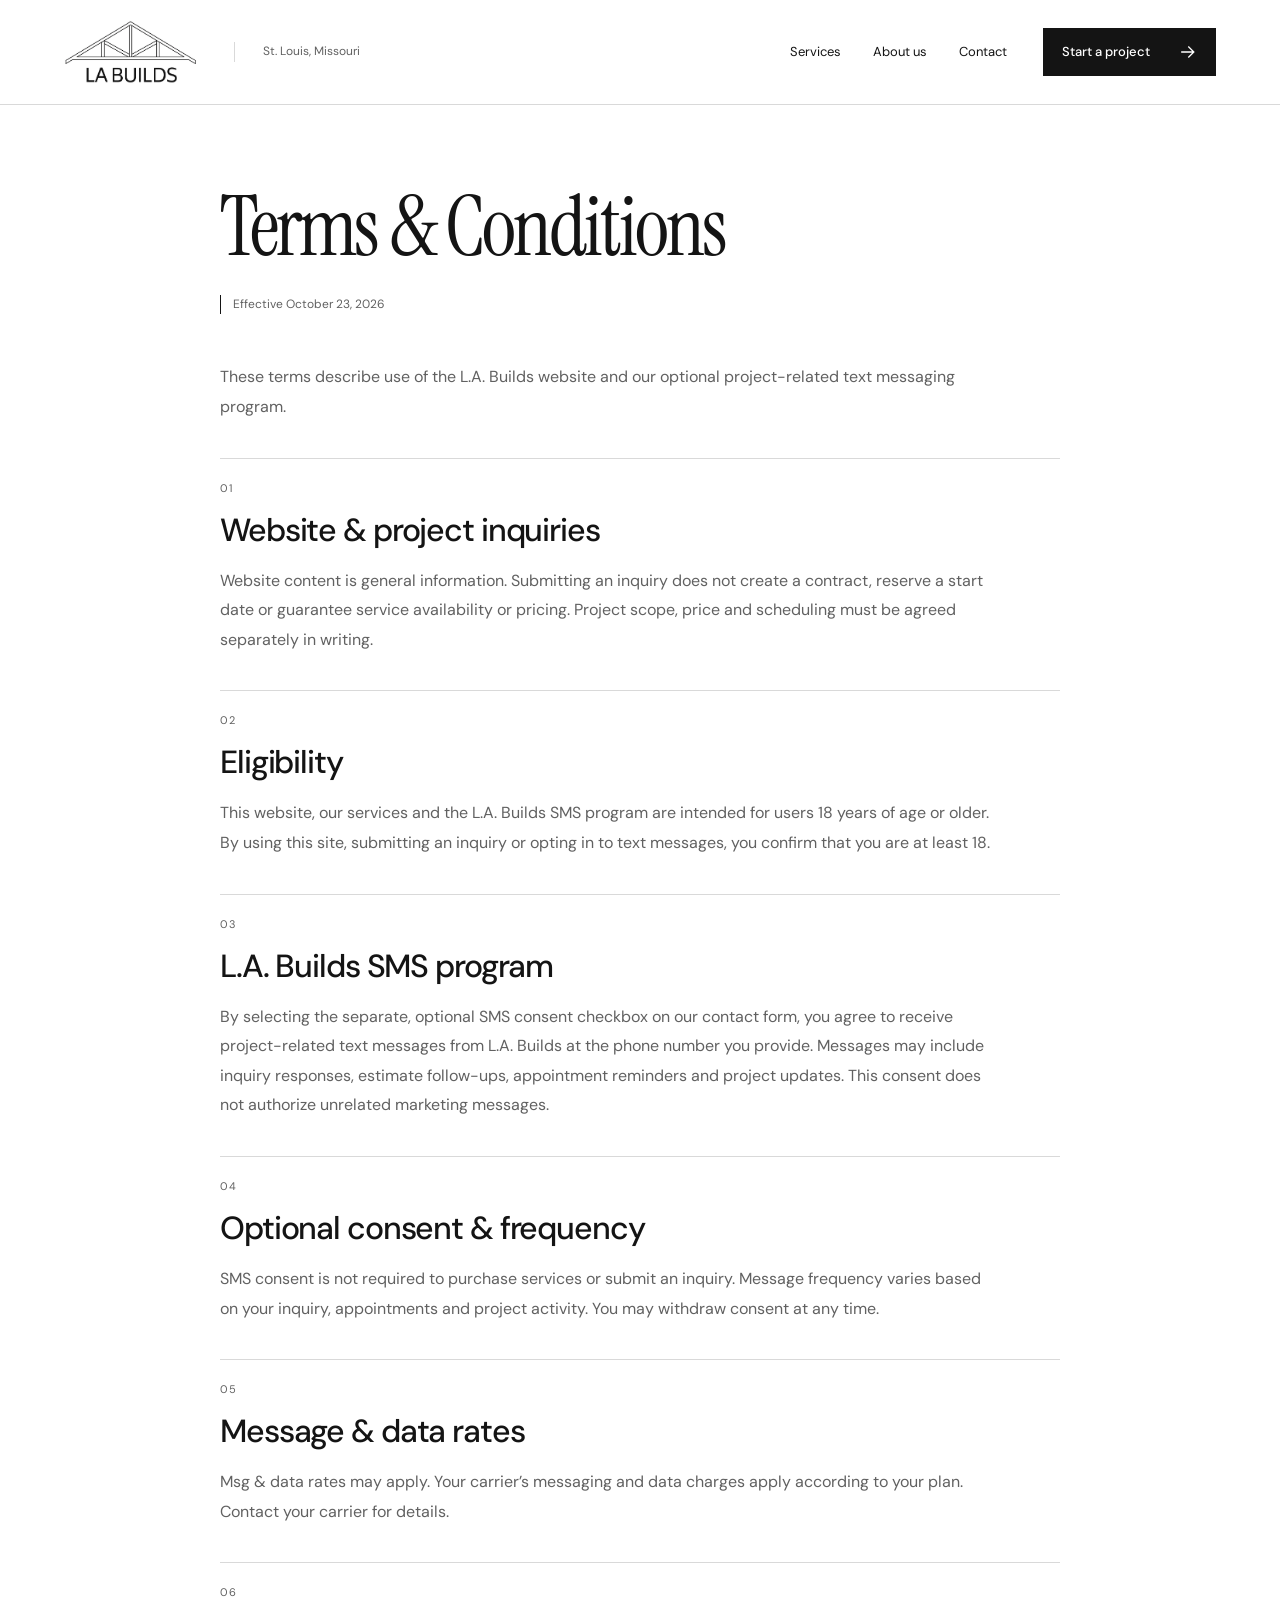
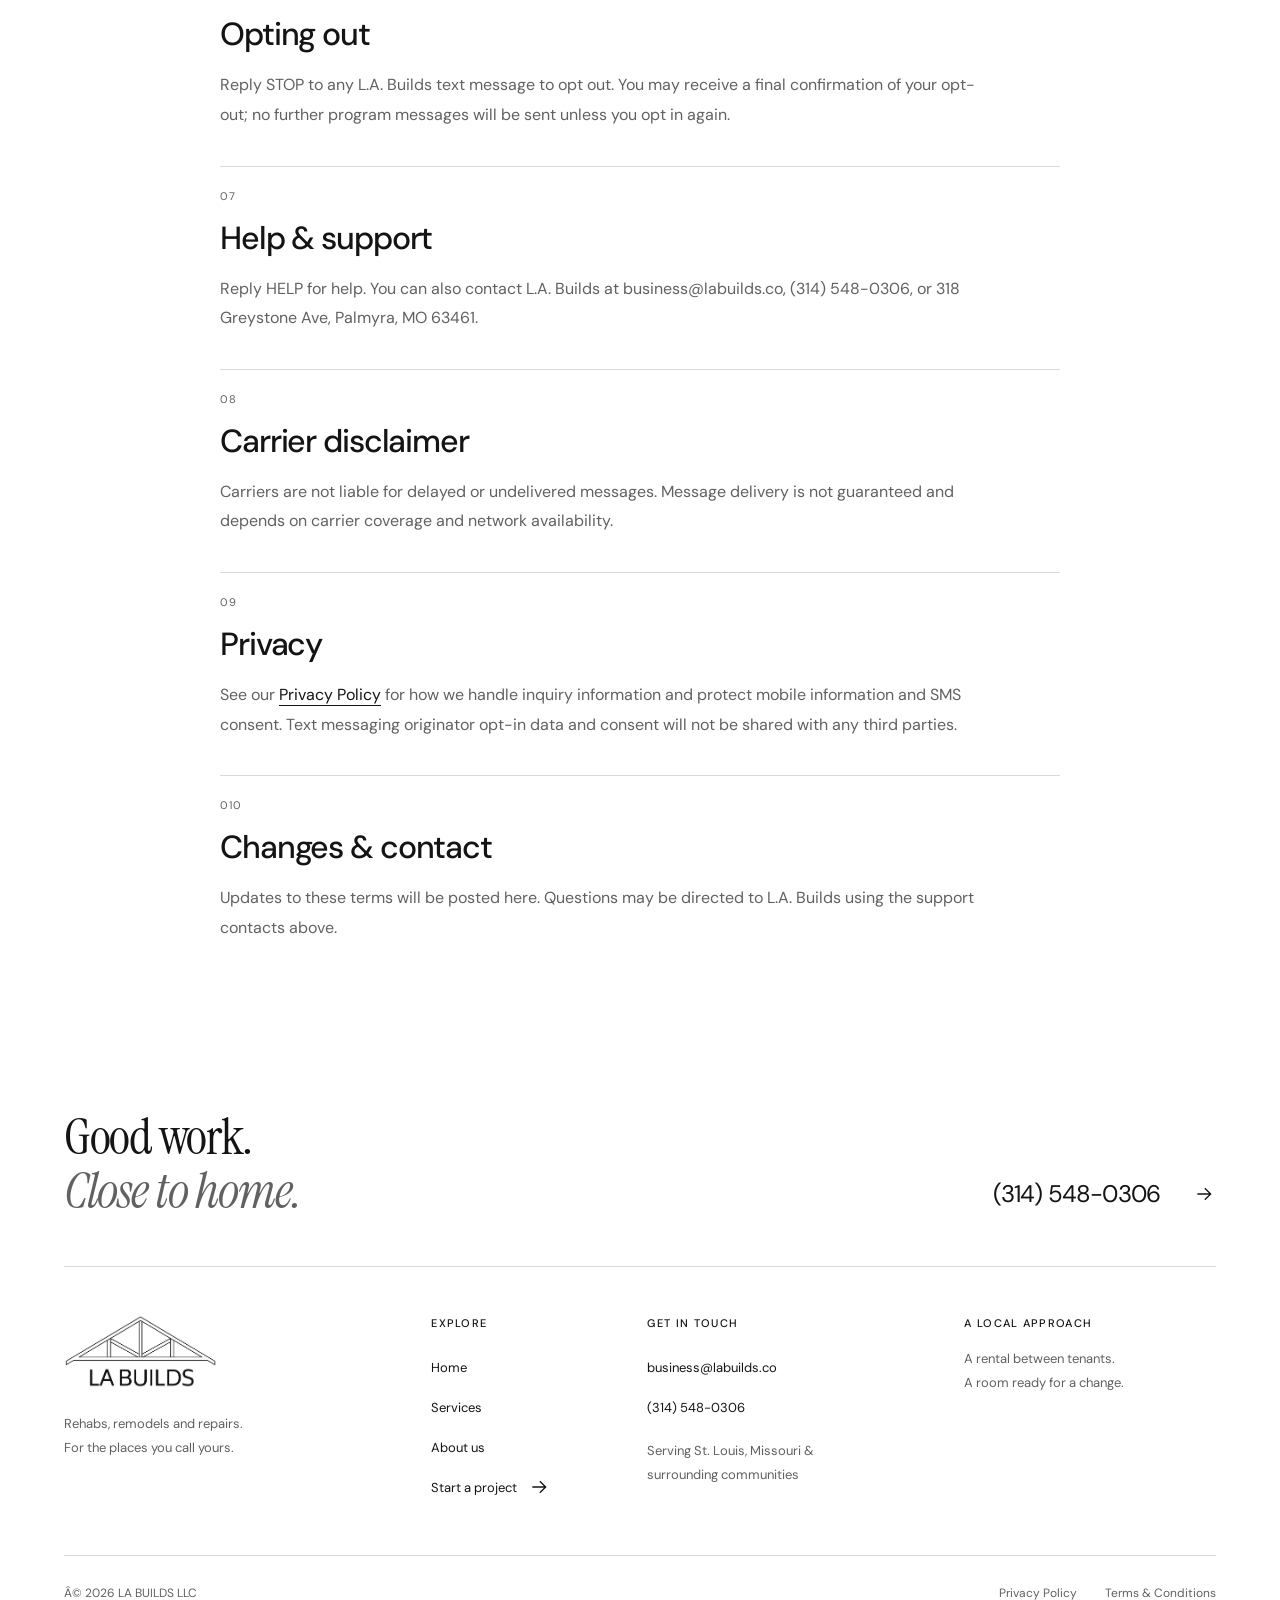
<file: terms/index.html>
<!DOCTYPE html><html lang="en"> <head><meta charset="UTF-8"><meta name="viewport" content="width=device-width, initial-scale=1"><meta name="description" content="L.A. Builds website and project-related SMS program terms, including message frequency, rates, STOP and HELP instructions, and support."><meta name="theme-color" content="#141414"><link rel="preload" href="/_astro/instrument-serif-latin-400-normal.DnYpCC2O.woff2" as="font" type="font/woff2" crossorigin><link rel="preload" href="/_astro/instrument-serif-latin-400-italic.DKMiL14s.woff2" as="font" type="font/woff2" crossorigin><link rel="preload" href="/_astro/dm-sans-latin-400-normal.CW0RaeGs.woff2" as="font" type="font/woff2" crossorigin><link rel="icon" href="/favicon.png" type="image/png"><link rel="canonical" href="https://labuilds.co/terms/"><meta property="og:title" content="Terms &amp; Conditions | L.A. Builds"><meta property="og:description" content="L.A. Builds website and project-related SMS program terms, including message frequency, rates, STOP and HELP instructions, and support."><meta property="og:type" content="website"><meta property="og:url" content="https://labuilds.co/terms/"><meta property="og:site_name" content="LA BUILDS LLC"><meta property="og:locale" content="en_US"><meta property="og:image" content="https://labuilds.co/images/og-v3.png"><meta property="og:image:width" content="1200"><meta property="og:image:height" content="630"><meta property="og:image:alt" content="L.A. Builds. Remodeling, rehabs and repairs in St. Louis."><meta name="twitter:card" content="summary_large_image"><script type="application/ld+json">{"@context":"https://schema.org","@type":"GeneralContractor","@id":"https://labuilds.co/#business","name":"LA BUILDS LLC","url":"https://labuilds.co","telephone":"+13145480306","email":"business@labuilds.co","areaServed":{"@type":"City","name":"St. Louis","containedInPlace":{"@type":"State","name":"Missouri"}},"description":"Property rehabs, rental make-readies, kitchen and bathroom improvements, and small jobs in St. Louis, Missouri."}</script><title>Terms &amp; Conditions | L.A. Builds</title><link rel="stylesheet" href="/_astro/Layout.DYC95CTK.css"></head> <body> <a class="skip-link" href="#main">Skip to content</a> <header class="site-header"> <div class="container header-inner"> <a class="brand" href="/" aria-label="L.A. Builds home"> <img src="/images/brand/logo.webp" alt="LA BUILDS — roof truss logo" width="690" height="330" decoding="async"> </a> <span class="header-local">St. Louis, Missouri</span> <nav class="desktop-nav" aria-label="Main navigation"><a href="/services/">Services</a><a href="/about/">About us</a><a href="/contact/">Contact</a></nav> <a class="button header-cta" href="/contact/">Start a project <svg width="20" height="20" viewBox="0 0 24 24" fill="none" stroke="currentColor" stroke-width="1.6" aria-hidden="true"><path d="M4 12h15M13 5l7 7-7 7"></path></svg></a> <details class="mobile-menu"> <summary aria-label="Toggle navigation"><span>Menu</span><span class="menu-icon" aria-hidden="true"></span></summary> <nav aria-label="Mobile navigation"><a href="/">Home</a><a href="/services/">Services</a><a href="/about/">About us</a><a href="/contact/">Contact</a><a href="tel:+13145480306">(314) 548-0306</a></nav> </details> </div> </header> <main id="main" tabindex="-1"> <article class="container policy"><h1>Terms & Conditions</h1><p class="policy-date">Effective October 23, 2026</p><p>These terms describe use of the L.A. Builds website and our optional project-related text messaging program.</p> <h2>Website & project inquiries</h2><p>Website content is general information. Submitting an inquiry does not create a contract, reserve a start date or guarantee service availability or pricing. Project scope, price and scheduling must be agreed separately in writing.</p> <h2>Eligibility</h2><p>This website, our services and the L.A. Builds SMS program are intended for users 18 years of age or older. By using this site, submitting an inquiry or opting in to text messages, you confirm that you are at least 18.</p> <h2>L.A. Builds SMS program</h2><p>By selecting the separate, optional SMS consent checkbox on our contact form, you agree to receive project-related text messages from L.A. Builds at the phone number you provide. Messages may include inquiry responses, estimate follow-ups, appointment reminders and project updates. This consent does not authorize unrelated marketing messages.</p> <h2>Optional consent & frequency</h2><p>SMS consent is not required to purchase services or submit an inquiry. Message frequency varies based on your inquiry, appointments and project activity. You may withdraw consent at any time.</p> <h2>Message & data rates</h2><p>Msg & data rates may apply. Your carrier’s messaging and data charges apply according to your plan. Contact your carrier for details.</p> <h2>Opting out</h2><p>Reply STOP to any L.A. Builds text message to opt out. You may receive a final confirmation of your opt-out; no further program messages will be sent unless you opt in again.</p> <h2>Help & support</h2><p>Reply HELP for help. You can also contact L.A. Builds at business@labuilds.co, (314) 548-0306, or 318 Greystone Ave, Palmyra, MO 63461.</p> <h2>Carrier disclaimer</h2><p>Carriers are not liable for delayed or undelivered messages. Message delivery is not guaranteed and depends on carrier coverage and network availability.</p> <h2>Privacy</h2><p>See our <a href="/privacy/">Privacy Policy</a> for how we handle inquiry information and protect mobile information and SMS consent. Text messaging originator opt-in data and consent will not be shared with any third parties.</p> <h2>Changes & contact</h2><p>Updates to these terms will be posted here. Questions may be directed to L.A. Builds using the support contacts above.</p> </article> </main> <footer class="site-footer"> <div class="container footer-top"><p>Good work.<br><em>Close to home.</em></p><a class="footer-contact" href="tel:+13145480306">(314) 548-0306 <svg width="20" height="20" viewBox="0 0 24 24" fill="none" stroke="currentColor" stroke-width="1.6" aria-hidden="true"><path d="M4 12h15M13 5l7 7-7 7"></path></svg></a></div> <div class="container footer-grid"> <div class="footer-identity"><a class="brand brand-footer" href="/" aria-label="L.A. Builds home"> <img src="/images/brand/logo.webp" alt="LA BUILDS — roof truss logo" width="690" height="330" decoding="async"> </a><p>Rehabs, remodels and repairs.<br>For the places you call yours.</p></div> <div><h2>Explore</h2><a href="/">Home</a><a href="/services/">Services</a><a href="/about/">About us</a><a href="/contact/">Start a project <svg width="20" height="20" viewBox="0 0 24 24" fill="none" stroke="currentColor" stroke-width="1.6" aria-hidden="true"><path d="M4 12h15M13 5l7 7-7 7"></path></svg></a></div> <div><h2>Get in touch</h2><a href="mailto:business@labuilds.co">business@labuilds.co</a><a href="tel:+13145480306">(314) 548-0306</a><p>Serving St. Louis, Missouri &amp; surrounding communities</p></div> <div class="footer-note"><h2>A local approach</h2><p>A rental between tenants.<br>A room ready for a change.</p></div> </div> <div class="container footer-bottom"><span>Â© 2026 LA BUILDS LLC</span><div><a href="/privacy/">Privacy Policy</a><a href="/terms/">Terms & Conditions</a></div></div> </footer> <script type="module">const n=document.querySelector(".mobile-menu");document.addEventListener("keydown",e=>{e.key==="Escape"&&n?.open&&(n.open=!1,n.querySelector("summary")?.focus())});document.addEventListener("click",e=>{n?.open&&e.target instanceof Node&&!n.contains(e.target)&&(n.open=!1)});window.matchMedia("(min-width: 901px)").addEventListener("change",e=>{e.matches&&n&&(n.open=!1)});const r=window.matchMedia("(prefers-reduced-motion: reduce)");if(!r.matches&&"IntersectionObserver"in window){const e=new IntersectionObserver(t=>{for(const o of t)o.isIntersecting&&(o.target.animate([{opacity:.3,transform:"translateY(18px)"},{opacity:1,transform:"none"}],{duration:550,easing:"cubic-bezier(.2,.7,.2,1)"}),e.unobserve(o.target))},{threshold:.08});document.querySelectorAll("[data-reveal]").forEach(t=>e.observe(t)),r.addEventListener("change",t=>{t.matches&&(e.disconnect(),document.getAnimations().forEach(o=>o.cancel()))})}</script> </body> </html>
</file>
<file: _astro/Layout.DYC95CTK.css>
@font-face{font-family:DM Sans;font-style:normal;font-display:swap;font-weight:400;src:url(/_astro/dm-sans-latin-400-normal.CW0RaeGs.woff2) format("woff2"),url(/_astro/dm-sans-latin-400-normal.BwCSEQnW.woff) format("woff")}@font-face{font-family:DM Sans;font-style:normal;font-display:swap;font-weight:500;src:url(/_astro/dm-sans-latin-500-normal.B9HHJjqV.woff2) format("woff2"),url(/_astro/dm-sans-latin-500-normal.Dr3UlScf.woff) format("woff")}@font-face{font-family:DM Sans;font-style:normal;font-display:swap;font-weight:600;src:url(/_astro/dm-sans-latin-600-normal.Aqo67rzb.woff2) format("woff2"),url(/_astro/dm-sans-latin-600-normal.BmdmIIQ2.woff) format("woff")}@font-face{font-family:"Instrument Serif";font-style:normal;font-display:swap;font-weight:400;src:url(/_astro/instrument-serif-latin-400-normal.DnYpCC2O.woff2) format("woff2"),url(/_astro/instrument-serif-latin-400-normal.BVbkICAY.woff) format("woff")}@font-face{font-family:"Instrument Serif";font-style:italic;font-display:swap;font-weight:400;src:url(/_astro/instrument-serif-latin-400-italic.DKMiL14s.woff2) format("woff2"),url(/_astro/instrument-serif-latin-400-italic.u__WvvIK.woff) format("woff")}@layer properties{@supports (((-webkit-hyphens:none)) and (not (margin-trim:inline))) or ((-moz-orient:inline) and (not (color:rgb(from red r g b)))){*,:before,:after,::backdrop{--tw-rotate-x:initial;--tw-rotate-y:initial;--tw-rotate-z:initial;--tw-skew-x:initial;--tw-skew-y:initial;--tw-border-style:solid;--tw-shadow:0 0 #0000;--tw-shadow-color:initial;--tw-shadow-alpha:100%;--tw-inset-shadow:0 0 #0000;--tw-inset-shadow-color:initial;--tw-inset-shadow-alpha:100%;--tw-ring-color:initial;--tw-ring-shadow:0 0 #0000;--tw-inset-ring-color:initial;--tw-inset-ring-shadow:0 0 #0000;--tw-ring-inset:initial;--tw-ring-offset-width:0px;--tw-ring-offset-color:#fff;--tw-ring-offset-shadow:0 0 #0000;--tw-outline-style:solid;--tw-blur:initial;--tw-brightness:initial;--tw-contrast:initial;--tw-grayscale:initial;--tw-hue-rotate:initial;--tw-invert:initial;--tw-opacity:initial;--tw-saturate:initial;--tw-sepia:initial;--tw-drop-shadow:initial;--tw-drop-shadow-color:initial;--tw-drop-shadow-alpha:100%;--tw-drop-shadow-size:initial;--tw-ease:initial}}}@layer theme{:root,:host{--font-sans:-apple-system, BlinkMacSystemFont, "Segoe UI", Roboto, "Helvetica Neue", "Noto Sans", Arial, sans-serif, "Apple Color Emoji", "Segoe UI Emoji", "Segoe UI Symbol", "Noto Color Emoji";--font-mono:ui-monospace, SFMono-Regular, Menlo, Monaco, Consolas, "Liberation Mono", "Courier New", monospace;--color-red-700:oklch(50.5% .213 27.518);--color-orange-50:oklch(98% .016 73.684);--color-orange-700:oklch(55.3% .195 38.402);--color-amber-50:oklch(98.7% .022 95.277);--color-lime-400:oklch(84.1% .238 128.85);--color-green-700:oklch(52.7% .154 150.069);--color-teal-600:oklch(60% .118 184.704);--color-cyan-500:oklch(71.5% .143 215.221);--color-blue-200:oklch(88.2% .059 254.128);--color-blue-900:oklch(37.9% .146 265.522);--color-gray-50:oklch(98.5% .002 247.839);--color-gray-100:oklch(96.7% .003 264.542);--color-gray-200:oklch(92.8% .006 264.531);--color-gray-300:oklch(87.2% .01 258.338);--color-gray-400:oklch(70.7% .022 261.325);--color-gray-500:oklch(55.1% .027 264.364);--color-gray-600:oklch(44.6% .03 256.802);--color-gray-700:oklch(37.3% .034 259.733);--color-gray-800:oklch(27.8% .033 256.848);--color-gray-900:oklch(21% .034 264.665);--color-white:#fff;--ease-in:cubic-bezier(.4, 0, 1, 1);--ease-out:cubic-bezier(0, 0, .2, 1);--default-transition-duration:.15s;--default-transition-timing-function:cubic-bezier(.4, 0, .2, 1);--default-font-family:var(--font-sans);--default-mono-font-family:var(--font-mono)}}@layer base{*,:after,:before,::backdrop{box-sizing:border-box;border:0 solid;margin:0;padding:0}::file-selector-button{box-sizing:border-box;border:0 solid;margin:0;padding:0}html,:host{-webkit-text-size-adjust:100%;tab-size:4;line-height:1.5;font-family:var(--default-font-family,-apple-system, BlinkMacSystemFont, "Segoe UI", Roboto, "Helvetica Neue", "Noto Sans", Arial, sans-serif, "Apple Color Emoji", "Segoe UI Emoji", "Segoe UI Symbol", "Noto Color Emoji");font-feature-settings:var(--default-font-feature-settings,normal);font-variation-settings:var(--default-font-variation-settings,normal);-webkit-tap-highlight-color:transparent}hr{height:0;color:inherit;border-top-width:1px}abbr:where([title]){-webkit-text-decoration:underline dotted;text-decoration:underline dotted}h1,h2,h3,h4,h5,h6{font-size:inherit;font-weight:inherit}a{color:inherit;-webkit-text-decoration:inherit;text-decoration:inherit}b,strong{font-weight:bolder}code,kbd,samp,pre{font-family:var(--default-mono-font-family,ui-monospace, SFMono-Regular, Menlo, Monaco, Consolas, "Liberation Mono", "Courier New", monospace);font-feature-settings:var(--default-mono-font-feature-settings,normal);font-variation-settings:var(--default-mono-font-variation-settings,normal);font-size:1em}small{font-size:80%}sub,sup{vertical-align:baseline;font-size:75%;line-height:0;position:relative}sub{bottom:-.25em}sup{top:-.5em}table{text-indent:0;border-color:inherit;border-collapse:collapse}:-moz-focusring:where(:not(iframe)){outline:auto}progress{vertical-align:baseline}summary{display:list-item}ol,ul,menu{list-style:none}img,svg,video,canvas,audio,iframe,embed,object{vertical-align:middle;display:block}img,video{max-width:100%;height:auto}button,input,select,optgroup,textarea{font:inherit;font-feature-settings:inherit;font-variation-settings:inherit;letter-spacing:inherit;color:inherit;opacity:1;background-color:#0000;border-radius:0}::file-selector-button{font:inherit;font-feature-settings:inherit;font-variation-settings:inherit;letter-spacing:inherit;color:inherit;opacity:1;background-color:#0000;border-radius:0}:where(select:is([multiple],[size])) optgroup{font-weight:bolder}:where(select:is([multiple],[size])) optgroup option{padding-inline-start:20px}::file-selector-button{margin-inline-end:4px}::placeholder{opacity:1}@supports (not ((-webkit-appearance:-apple-pay-button))) or (contain-intrinsic-size:1px){::placeholder{color:currentColor}@supports (color:color-mix(in lab,red,red)){::placeholder{color:color-mix(in oklab,currentcolor 50%,transparent)}}}textarea{resize:vertical}::-webkit-search-decoration{-webkit-appearance:none}::-webkit-date-and-time-value{min-height:1lh;text-align:inherit}::-webkit-datetime-edit{display:inline-flex}::-webkit-datetime-edit-fields-wrapper{padding:0}::-webkit-datetime-edit{padding-block:0}::-webkit-datetime-edit-year-field{padding-block:0}::-webkit-datetime-edit-month-field{padding-block:0}::-webkit-datetime-edit-day-field{padding-block:0}::-webkit-datetime-edit-hour-field{padding-block:0}::-webkit-datetime-edit-minute-field{padding-block:0}::-webkit-datetime-edit-second-field{padding-block:0}::-webkit-datetime-edit-millisecond-field{padding-block:0}::-webkit-datetime-edit-meridiem-field{padding-block:0}::-webkit-calendar-picker-indicator{line-height:1}:-moz-ui-invalid{box-shadow:none}button,input:where([type=button],[type=reset],[type=submit]){appearance:button}::file-selector-button{appearance:button}::-webkit-inner-spin-button{height:auto}::-webkit-outer-spin-button{height:auto}[hidden]:where(:not([hidden=until-found])){display:none!important}}@layer components;@layer utilities{.\@container{container-type:inline-size}.invisible{visibility:hidden}.visible{visibility:visible}.sr-only{clip-path:inset(50%);white-space:nowrap;border-width:0;width:1px;height:1px;margin:-1px;padding:0;position:absolute;overflow:hidden}.fixed{position:fixed}.relative{position:relative}.static{position:static}.sticky{position:sticky}.isolate{isolation:isolate}.container{width:100%}@media(min-width:40rem){.container{max-width:40rem}}@media(min-width:48rem){.container{max-width:48rem}}@media(min-width:64rem){.container{max-width:64rem}}@media(min-width:80rem){.container{max-width:80rem}}@media(min-width:96rem){.container{max-width:96rem}}.block{display:block}.contents{display:contents}.flex{display:flex}.grid{display:grid}.hidden{display:none}.inline{display:inline}.list-item{display:list-item}.table{display:table}.min-h-dvh{min-height:100dvh}.flex-shrink,.shrink{flex-shrink:1}.grow{flex-grow:1}.border-collapse{border-collapse:collapse}.rotate-90{rotate:90deg}.rotate-180{rotate:180deg}.transform{transform:var(--tw-rotate-x,) var(--tw-rotate-y,) var(--tw-rotate-z,) var(--tw-skew-x,) var(--tw-skew-y,)}.cursor-pointer{cursor:pointer}.resize{resize:both}.flex-wrap{flex-wrap:wrap}.rounded{border-radius:.25rem}.border{border-style:var(--tw-border-style);border-width:1px}.text-wrap{text-wrap:wrap}.break-all{word-break:break-all}.uppercase{text-transform:uppercase}.italic{font-style:italic}.underline{text-decoration-line:underline}.shadow{--tw-shadow:0 1px 3px 0 var(--tw-shadow-color,#0000001a), 0 1px 2px -1px var(--tw-shadow-color,#0000001a);box-shadow:var(--tw-inset-shadow),var(--tw-inset-ring-shadow),var(--tw-ring-offset-shadow),var(--tw-ring-shadow),var(--tw-shadow)}.outline{outline-style:var(--tw-outline-style);outline-width:1px}.blur{--tw-blur:blur(8px);filter:var(--tw-blur,) var(--tw-brightness,) var(--tw-contrast,) var(--tw-grayscale,) var(--tw-hue-rotate,) var(--tw-invert,) var(--tw-saturate,) var(--tw-sepia,) var(--tw-drop-shadow,)}.grayscale{--tw-grayscale:grayscale(100%);filter:var(--tw-blur,) var(--tw-brightness,) var(--tw-contrast,) var(--tw-grayscale,) var(--tw-hue-rotate,) var(--tw-invert,) var(--tw-saturate,) var(--tw-sepia,) var(--tw-drop-shadow,)}.invert{--tw-invert:invert(100%);filter:var(--tw-blur,) var(--tw-brightness,) var(--tw-contrast,) var(--tw-grayscale,) var(--tw-hue-rotate,) var(--tw-invert,) var(--tw-saturate,) var(--tw-sepia,) var(--tw-drop-shadow,)}.filter{filter:var(--tw-blur,) var(--tw-brightness,) var(--tw-contrast,) var(--tw-grayscale,) var(--tw-hue-rotate,) var(--tw-invert,) var(--tw-saturate,) var(--tw-sepia,) var(--tw-drop-shadow,)}.transition{transition-property:color,background-color,border-color,outline-color,text-decoration-color,fill,stroke,--tw-gradient-from,--tw-gradient-via,--tw-gradient-to,opacity,box-shadow,transform,translate,scale,rotate,filter,-webkit-backdrop-filter,backdrop-filter,display,content-visibility,overlay,pointer-events;transition-timing-function:var(--tw-ease,var(--default-transition-timing-function));transition-duration:var(--tw-duration,var(--default-transition-duration))}.ease-in{--tw-ease:var(--ease-in);transition-timing-function:var(--ease-in)}.ease-out{--tw-ease:var(--ease-out);transition-timing-function:var(--ease-out)}.\[xml\:lang\]{xml:lang}}:root{--paper:#fff;--surface:#f3f3f3;--ink:#141414;--muted:#616161;--line:#d9d9d9;--font-display:"Instrument Serif", Georgia, serif;--font-body:"DM Sans", Arial, sans-serif;--gutter:clamp(24px, 5vw, 72px);--section-space:clamp(64px, 8vw, 120px);--motion-fast:.2s;--motion-slow:.65s}*{box-sizing:border-box}html{scroll-behavior:smooth;scroll-padding-top:120px}body{background:var(--paper);color:var(--ink);font:400 16px/1.65 var(--font-body);-webkit-font-smoothing:antialiased;margin:0}::selection{background:var(--ink);color:var(--paper)}h1,h2,h3,p,figure,dl,dd{margin:0}h1,h2{font-family:var(--font-display);letter-spacing:-.035em;text-wrap:balance;font-weight:400;line-height:1.03}h1{font-size:clamp(56px,7.5vw,112px)}h2{font-size:clamp(42px,5vw,72px)}h3{letter-spacing:-.035em;font-size:24px;font-weight:500;line-height:1.25}em{font-family:var(--font-display);font-weight:400}a{color:inherit;text-underline-offset:5px;text-decoration:underline}button,input,select,textarea{font:inherit}button,a,input,select,textarea,summary{touch-action:manipulation}img,svg{max-width:100%}svg{flex-shrink:0}button,summary{cursor:pointer}:focus-visible{outline-offset:5px;outline:2px solid}[id]{scroll-margin-top:120px}.container{width:min(100% - var(--gutter)*2,1320px);margin-inline:auto}.section{padding-block:var(--section-space)}.eyebrow{font:500 12px/1.5 var(--font-body);letter-spacing:.13em;text-transform:uppercase;margin-bottom:24px}.lead{color:var(--muted);max-width:48ch;font-size:18px;line-height:1.65}.small{color:var(--muted);font-size:13px;line-height:1.7}.button{border:1px solid var(--ink);background:var(--ink);min-height:54px;color:var(--paper);transition:background var(--motion-fast),color var(--motion-fast);justify-content:space-between;align-items:center;gap:32px;padding:15px 22px;font-size:13px;font-weight:500;line-height:1.5;text-decoration:none;display:inline-flex}.button:hover{background:#3a3a3a}.button svg,.text-link svg{width:19px;transition:transform var(--motion-fast)}.button:hover svg,.text-link:hover svg{transform:translate(3px)}.button-light{background:var(--paper);color:var(--ink);border-color:var(--paper)}.button-light:hover{background:#dedede;border-color:#dedede}.text-link{align-items:center;gap:28px;min-height:48px;font-size:14px;font-weight:500;text-decoration:underline;text-decoration-thickness:1px;display:inline-flex}.text-link:hover{text-decoration-thickness:2px}.skip-link{z-index:100;background:var(--paper);padding:12px 20px;position:fixed;top:-100px;left:20px}.skip-link:focus{top:16px}.site-header{z-index:20;background:var(--paper);border-bottom:1px solid var(--line);position:sticky;top:0}.header-inner{align-items:center;gap:36px;min-height:104px;display:flex}.brand{flex-shrink:0;width:134px;line-height:0;display:block}.brand img{width:100%;height:auto;display:block}.header-local{border-left:1px solid var(--line);color:var(--muted);padding-left:28px;font-size:12px}.desktop-nav{gap:32px;margin-left:auto;display:flex}.desktop-nav a{align-items:center;min-height:48px;font-size:13px;text-decoration:none;display:flex;position:relative}.desktop-nav a:after{content:"";transform-origin:0;width:100%;height:1px;transition:transform var(--motion-fast);background:currentColor;position:absolute;bottom:6px;left:0;transform:scaleX(0)}.desktop-nav a:hover:after,.desktop-nav a[aria-current]:after{transform:scaleX(1)}.header-cta{gap:28px;min-height:48px;padding:12px 18px}.mobile-menu{display:none}.page-intro{padding-block:88px 72px}.split-intro{grid-template-columns:1.35fr .65fr;align-items:end;gap:64px;display:grid}.split-intro .lead{max-width:34ch;padding-bottom:8px}.split-intro .text-link{margin-top:16px}.section-heading{grid-template-columns:1.1fr .9fr;align-items:end;gap:96px;margin-bottom:56px;display:grid}.section-heading .text-link{margin-top:24px}.photo-frame{min-width:0;margin:0}.photo-art{aspect-ratio:4/5;background:#e2e2e2;position:relative;overflow:hidden}.photo-art img{object-fit:cover;width:100%;height:100%;transition:transform var(--motion-slow) cubic-bezier(.2,.7,.2,1);display:block}.photo-frame figcaption{flex-wrap:wrap;justify-content:space-between;gap:6px 24px;padding-top:16px;font-size:12px;line-height:1.5;display:flex}.photo-frame figcaption span:last-child{color:var(--muted)}.home-hero{background:var(--ink);color:#fff;grid-template-columns:1fr 1fr;min-height:680px;display:grid}.hero-copy{padding:64px 36px 36px max(var(--gutter),calc((100vw - 1320px)/2));flex-direction:column;justify-content:center;align-items:start;min-width:0;display:flex}.hero-copy .eyebrow{color:#d0d0d0;align-items:center;gap:14px;font-size:11px;display:flex}.tiny-line{background:currentColor;width:28px;height:1px;display:inline-block}.hero-copy h1{font-size:clamp(64px,6.4vw,98px);line-height:1.01}.hero-copy h1 em{color:#d4d4d4}.hero-description{color:#c6c6c6;margin-top:28px;font-size:16px;line-height:1.7}.hero-copy .button{margin-top:32px}.hero-discover{color:#d2d2d2;align-items:center;gap:24px;min-height:48px;margin-top:32px;font-size:12px;text-decoration:none;display:flex}.hero-discover span{font-size:22px}.hero-image{min-width:0;position:relative}.hero-image .photo-frame{position:absolute;inset:0}.hero-image .photo-art{aspect-ratio:auto;height:100%}.hero-image img{object-position:50% 50%}.hero-caption{letter-spacing:.04em;background:linear-gradient(#0000,#000b);justify-content:space-between;gap:16px;padding:24px 32px;font-size:11px;display:flex;position:absolute;bottom:0;left:0;right:0}.trust-line{border-bottom:1px solid var(--line)}.trust-grid{justify-content:space-between;gap:24px;padding-block:25px;display:flex}.trust-grid p{text-transform:uppercase;letter-spacing:.08em;font-size:11px;font-weight:500}.service-index{border-top:1px solid var(--line)}.service-row{border-bottom:1px solid var(--line);grid-template-columns:48px 1.15fr 1fr 48px;align-items:center;gap:24px;min-height:114px;text-decoration:none;display:grid}.service-number{color:var(--muted);font-size:12px}.service-row h3{font-family:var(--font-display);font-size:36px;font-weight:400}.service-row>p{color:var(--muted);font-size:14px}.service-arrow{border:1px solid var(--line);width:46px;height:46px;transition:background var(--motion-fast),color var(--motion-fast);place-items:center;display:grid}.service-row:hover .service-arrow{background:var(--ink);color:#fff}.service-arrow svg{width:20px}.work-section,.principles-section{background:var(--surface)}.project-grid{grid-template-columns:1.25fr .75fr;align-items:start;gap:72px;display:grid}.project-main .photo-art{aspect-ratio:6/5}.project-side{padding-top:100px}.project-side .photo-art{aspect-ratio:1}.project-note{font:400 34px/1.2 var(--font-display);letter-spacing:-.02em;margin-top:36px}.project-side .text-link{margin-top:16px}.project-detail{border-top:1px solid #cdcdcd;border-bottom:1px solid #cdcdcd;margin-top:20px}.project-detail summary{justify-content:space-between;align-items:center;min-height:56px;font-size:13px;list-style:none;display:flex}.project-detail summary::-webkit-details-marker{display:none}.project-detail summary span{transition:transform var(--motion-fast);font-size:24px}.project-detail[open] summary span{transform:rotate(45deg)}.project-detail p{color:var(--muted);max-width:52ch;padding-block:8px;font-size:15px}.project-detail .text-link{margin-bottom:12px}.process{grid-template-columns:1fr 1fr;gap:96px;display:grid}.process .lead{margin-top:28px}.process-list{border-top:1px solid var(--line);margin:0;padding:0;list-style:none}.process-list li{border-bottom:1px solid var(--line);grid-template-columns:40px 1fr;gap:24px;padding-block:28px;display:grid}.process-list li>span{color:var(--muted);padding-top:4px;font-size:12px}.process-list h3{letter-spacing:-.02em;font-size:21px}.process-list p{color:var(--muted);max-width:43ch;margin-top:10px;font-size:15px}.cta-band{background:var(--ink);color:#fff}.cta-inner{grid-template-columns:1.25fr .75fr;align-items:end;gap:72px;padding-block:88px;display:grid}.cta-inner .eyebrow{color:#c6c6c6}.cta-inner h2{font-size:clamp(48px,6.7vw,96px)}.cta-inner em{color:#c6c6c6}.cta-action{padding-bottom:8px}.cta-action p{color:#c6c6c6;margin-bottom:28px}.site-footer{padding-top:64px}.footer-top{border-bottom:1px solid var(--line);justify-content:space-between;align-items:end;padding-bottom:48px;display:flex}.footer-top>p{font:400 clamp(40px,4vw,58px)/1.05 var(--font-display);letter-spacing:-.025em}.footer-top em{color:var(--muted)}.footer-contact{letter-spacing:-.035em;align-items:center;gap:32px;min-height:48px;font-size:24px;text-decoration:none;display:inline-flex}.footer-contact svg{width:24px}.footer-grid{grid-template-columns:1.3fr .7fr 1.1fr 1fr;gap:40px;padding-block:48px;display:grid}.brand-footer{width:154px}.footer-grid h2{font:500 11px/1.5 var(--font-body);letter-spacing:.12em;text-transform:uppercase;margin-bottom:16px}.footer-grid a:not(.brand){align-items:center;gap:12px;width:fit-content;min-height:40px;font-size:13px;text-decoration:none;display:flex}.footer-grid a:hover{text-decoration:underline}.footer-grid p{color:var(--muted);font-size:13px;line-height:1.8}.footer-identity>p{margin-top:24px}.footer-grid div:nth-child(3) p{max-width:24ch;margin-top:12px}.footer-bottom{border-top:1px solid var(--line);color:var(--muted);justify-content:space-between;align-items:center;gap:24px;padding-block:16px;font-size:12px;display:flex}.footer-bottom>div{gap:28px;display:flex}.footer-bottom a{align-items:center;min-height:44px;display:inline-flex}.service-nav{border-block:1px solid var(--line)}.service-nav-inner{grid-template-columns:repeat(5,1fr);display:grid}.service-nav a{border-left:1px solid var(--line);min-height:96px;transition:background var(--motion-fast),color var(--motion-fast);flex-direction:column;justify-content:center;padding:16px 36px 16px 20px;font-size:14px;font-weight:500;line-height:1.3;text-decoration:none;display:flex;position:relative}.service-nav a:first-child{border-left:0;padding-left:0}.service-nav a span{color:var(--muted);margin-bottom:8px;font-size:11px}.service-nav a svg{width:16px;position:absolute;top:22px;right:14px;transform:rotate(45deg)}.service-nav a:hover{background:var(--surface)}.service-details{padding-block:88px}.service-detail{border-bottom:1px solid var(--line);grid-template-columns:1fr 1fr;align-items:center;gap:96px;padding-block:80px;display:grid}.service-detail:first-child{padding-top:0}.service-detail:last-child{border:0;padding-bottom:0}.service-detail .photo-art{aspect-ratio:5/4}.service-detail.reverse .photo-frame{grid-area:1/2}.service-detail.reverse .service-copy{grid-area:1/1}.service-copy h2{font-size:clamp(44px,4.5vw,64px)}.service-copy .lead{margin-top:24px;font-size:17px}.service-copy ul{border-top:1px solid var(--line);margin:24px 0 16px;padding:0;list-style:none}.service-copy li{color:var(--muted);border-bottom:1px solid var(--line);padding-block:10px;font-size:15px}.story{grid-template-columns:1fr 1fr;align-items:center;gap:96px;padding-bottom:104px;display:grid}.story .photo-art{aspect-ratio:1}.story-copy>p:not(.eyebrow){color:var(--muted);margin-top:24px}.principles{grid-template-columns:repeat(3,1fr);gap:48px;margin:0;padding:0;list-style:none;display:grid}.principles li{border-top:1px solid #cdcdcd;padding-top:24px}.principles li>span{color:var(--muted);font-size:12px}.principles h3{margin-top:36px;font-size:22px}.principles p{color:var(--muted);margin-top:16px}.contact-layout{grid-template-columns:.8fr 1.2fr;align-items:start;gap:96px;padding-bottom:104px;display:grid}.contact-info{position:sticky;top:144px}.contact-info h2{font-size:clamp(36px,3.4vw,49px)}.contact-info>p:not(.eyebrow){color:var(--muted);max-width:41ch;margin-top:24px}.contact-info dl{margin-top:40px}.contact-info dl>div{border-top:1px solid var(--line);padding-block:20px}.contact-info dt{letter-spacing:.1em;text-transform:uppercase;color:var(--muted);margin-bottom:8px;font-size:11px}.contact-info dd{overflow-wrap:anywhere;font-size:16px}.contact-info dd a{align-items:center;gap:20px;min-height:44px;display:inline-flex}.contact-info .contact-phone{letter-spacing:-.035em;font-size:27px;text-decoration:none}.contact-phone svg{width:22px}.form-panel{border:1px solid var(--line);background:#fff;min-width:0;padding:36px 28px}.form-heading{padding:0 12px 24px}.form-heading h2{font-size:48px}.form-heading>p:not(.eyebrow){color:var(--muted);margin-top:20px;font-size:15px}.form-heading>.form-policy{font-size:12px;line-height:1.75}.form-policy a{color:var(--ink)}.form-panel iframe{filter:grayscale();min-width:0;display:block}.form-disclosure{border-top:1px solid var(--line);color:var(--muted);padding:24px 12px 0;font-size:12px;line-height:1.75}.form-disclosure p+p{margin-top:12px}.form-disclosure strong,.form-disclosure a{color:var(--ink)}.policy{counter-reset:policy-section;max-width:840px;padding-block:80px 104px}.policy h1{font-size:clamp(56px,6.5vw,88px)}.policy-date{color:var(--muted);border-left:1px solid var(--ink);margin-block:24px 32px;padding-left:12px;font-size:12px;display:inline-block}.policy h2{counter-increment:policy-section;border-top:1px solid var(--line);font:500 clamp(24px,2.7vw,32px)/1.25 var(--font-body);letter-spacing:-.035em;margin-block:36px 16px;padding-top:24px}.policy h2:before{content:"0" counter(policy-section);font:400 11px/1 var(--font-body);letter-spacing:.1em;color:var(--muted);margin-bottom:16px;display:block}.policy p:not(.policy-date){max-width:70ch;color:var(--muted);line-height:1.85}.policy p+p{margin-top:16px}.policy a{color:var(--ink)}@media(hover:hover)and (prefers-reduced-motion:no-preference){.photo-frame:hover img{transform:scale(1.025)}}@media(max-width:1100px){.header-local{display:none}.hero-copy{padding-top:48px}.hero-copy h1{font-size:clamp(64px,7.5vw,90px)}.section-heading,.process,.service-detail,.story,.contact-layout{gap:56px}.project-grid{gap:40px}.footer-grid{grid-template-columns:1fr .7fr 1fr}.footer-note{display:none}.service-nav a{font-size:12px}}@media(max-width:900px){.header-inner{justify-content:space-between;gap:20px;min-height:88px;position:relative}.brand{width:118px}.desktop-nav{display:none}.header-cta{margin-left:auto}.mobile-menu{display:block}.mobile-menu summary{justify-content:center;align-items:center;gap:12px;min-width:44px;min-height:48px;font-size:13px;list-style:none;display:flex}.mobile-menu summary::-webkit-details-marker{display:none}.menu-icon{border-block:1px solid;width:20px;height:9px}.mobile-menu[open] .menu-icon{border-bottom:0;height:1px;transform:rotate(-30deg)}.mobile-menu nav{top:100%;left:calc(-1*var(--gutter));right:calc(-1*var(--gutter));padding:20px var(--gutter) 28px;border-block:1px solid var(--line);background:#fff;grid-template-columns:1fr 1fr;gap:8px 24px;display:grid;position:absolute;box-shadow:0 20px 24px #0001}.mobile-menu nav a{align-items:center;min-height:48px;font-size:18px;text-decoration:none;display:flex}.mobile-menu nav a[aria-current]{text-decoration:underline}.mobile-menu nav a:last-child{grid-column:1/-1;font-size:15px}.hero-copy{padding-left:var(--gutter);padding-right:24px}.hero-copy h1{font-size:68px}.hero-copy .eyebrow{letter-spacing:.06em;font-size:10px}.tiny-line{display:none}.hero-description{font-size:15px}.hero-copy .button{gap:16px;padding-inline:16px;font-size:12px}.hero-caption{flex-direction:column;gap:4px;padding-inline:20px}.split-intro{grid-template-columns:1.2fr .8fr;gap:40px}.split-intro h1{font-size:72px}.split-intro .lead{font-size:16px}.trust-grid p{font-size:10px}.service-row{grid-template-columns:32px 1fr 48px;gap:20px}.service-row>p{display:none}.project-grid{gap:32px}.section-heading{gap:40px}.contact-layout{grid-template-columns:.8fr 1.2fr;gap:40px}.form-panel{padding:28px 16px}.form-heading h2{font-size:40px}.contact-info .contact-phone{font-size:23px}.service-nav-inner{grid-template-columns:repeat(3,1fr)}.service-nav a:nth-child(n+4){border-top:1px solid var(--line)}.service-nav a:nth-child(4){border-left:0;padding-left:0}.service-detail{gap:40px}.principles{gap:24px}}@media(max-width:700px){html{scroll-padding-top:104px}[id]{scroll-margin-top:104px}.header-inner{gap:16px;min-height:84px}.brand{width:106px}.header-cta{gap:14px;min-height:44px;padding:12px;font-size:12px}.header-cta svg{width:16px}.mobile-menu summary>span:first-child{display:none}.home-hero{grid-template-columns:1fr;min-height:0}.hero-copy{padding:48px var(--gutter) 32px}.hero-copy .eyebrow{letter-spacing:.1em;margin-bottom:26px;font-size:10px}.hero-copy h1{max-width:12ch;font-size:clamp(58px,16.2vw,92px);line-height:1.02}.hero-description{margin-top:24px;font-size:16px}.desktop-break{display:none}.hero-copy .button{gap:28px;margin-top:28px;padding:15px 20px;font-size:13px}.hero-discover{margin-top:20px}.hero-image .photo-frame{position:static}.hero-image .photo-art{aspect-ratio:6/5;height:auto}.hero-image img{object-position:50% 48%}.hero-caption{flex-direction:row;align-items:end;padding:32px 24px 20px;font-size:10px}.hero-caption span:last-child{text-align:right;max-width:18ch}.trust-grid{flex-wrap:wrap;gap:10px 20px;padding-block:20px}.trust-grid p{letter-spacing:.06em;font-size:10px}.trust-grid p:last-child{width:100%}.section-heading{grid-template-columns:1fr;gap:24px;margin-bottom:36px}.section-heading h2{font-size:48px}.lead{font-size:17px}.section-heading .text-link{margin-top:16px}.service-row{grid-template-columns:28px 1fr 44px;gap:12px;min-height:96px}.service-row h3{font-size:30px}.service-arrow{width:44px;height:44px}.project-grid{grid-template-columns:1fr;gap:44px}.project-main .photo-art{aspect-ratio:5/4}.photo-frame figcaption{gap:6px 12px;padding-top:12px;font-size:11px}.project-side{padding-top:0}.project-side .photo-art{aspect-ratio:5/4}.project-note{margin-top:24px;font-size:30px}.process{grid-template-columns:1fr;gap:36px}.process h2{font-size:48px}.process .lead{margin-top:24px}.process-list li{grid-template-columns:28px 1fr;gap:16px}.process-list h3{font-size:20px}.process-list p{font-size:16px}.cta-inner{grid-template-columns:1fr;gap:32px;padding-block:64px}.cta-inner h2{font-size:52px}.cta-inner .eyebrow{font-size:10px}.cta-action{padding:0}.cta-action .button{font-size:13px}.site-footer{padding-top:48px}.footer-top{padding-bottom:32px;display:block}.footer-top>p{font-size:44px}.footer-contact{margin-top:24px;font-size:24px}.footer-grid{grid-template-columns:.8fr 1.2fr;gap:32px 24px;padding-block:36px}.footer-identity{grid-column:1/-1;align-items:start;gap:28px;display:flex}.brand-footer{width:130px}.footer-identity>p{margin-top:0;font-size:11px}.footer-grid a:not(.brand){overflow-wrap:anywhere;min-height:44px;font-size:12px}.footer-grid p{font-size:12px}.footer-bottom{flex-direction:column;align-items:start;gap:8px;font-size:11px}.footer-bottom>div{gap:24px}.page-intro{padding-block:56px 48px}.split-intro{grid-template-columns:1fr;gap:28px}.split-intro h1{font-size:clamp(56px,15vw,80px)}.split-intro .lead{max-width:36ch;padding:0;font-size:17px}.split-intro .eyebrow{margin-bottom:20px}.service-nav-inner{grid-template-columns:1fr}.service-nav a,.service-nav a:nth-child(4){border-left:0;border-top:1px solid var(--line);grid-template-columns:24px 1fr 20px;gap:16px;min-height:56px;padding:14px 0;font-size:14px;display:grid}.service-nav a:first-child{border-top:0}.service-nav a span{margin:0}.service-nav a svg{position:static}.service-details{padding-block:56px}.service-detail{grid-template-columns:1fr;gap:28px;padding-block:48px}.service-detail.reverse .photo-frame,.service-detail.reverse .service-copy{grid-area:auto}.service-copy h2{font-size:48px}.service-copy .eyebrow{margin-bottom:16px;font-size:10px}.service-copy .lead{margin-top:20px}.service-copy li{font-size:16px}.story{grid-template-columns:1fr;gap:36px;padding-bottom:64px}.story .photo-art{aspect-ratio:5/4}.story-copy h2{font-size:48px}.principles{grid-template-columns:1fr;gap:32px}.principles h3{margin-top:20px}.principles p{margin-top:12px}.contact-layout{grid-template-columns:1fr;gap:40px;padding-bottom:64px}.contact-info{position:static}.contact-info h2{font-size:42px}.contact-info dl{margin-top:28px}.contact-info>p:not(.eyebrow){max-width:none}.contact-info .contact-phone{font-size:28px}.form-panel{padding:28px 12px 24px}.form-heading{padding:0 12px 24px}.form-heading h2{font-size:42px}.form-heading .eyebrow{margin-bottom:16px;font-size:10px}.form-disclosure{padding-inline:8px}.policy{padding-block:56px 64px}.policy h1{font-size:60px}.policy p{overflow-wrap:anywhere;font-size:16px}.policy h2{font-size:27px}.policy .policy-date{font-size:11px}}@media(prefers-reduced-motion:no-preference){@view-transition{navigation:auto}::view-transition-old(root){animation-duration:.18s}::view-transition-new(root){animation-duration:.18s}.hero-copy>*,.page-intro>div{animation:.45s cubic-bezier(.2,.7,.2,1) both arrive}@keyframes arrive{0%{opacity:.3;transform:translateY(14px)}to{opacity:1;transform:none}}}@media(prefers-reduced-motion:reduce){*,:before,:after{scroll-behavior:auto!important;transition:none!important;animation:none!important}::view-transition-group(*){animation:none!important}::view-transition-old(*){animation:none!important}::view-transition-new(*){animation:none!important}}@property --tw-rotate-x{syntax:"*";inherits:false}@property --tw-rotate-y{syntax:"*";inherits:false}@property --tw-rotate-z{syntax:"*";inherits:false}@property --tw-skew-x{syntax:"*";inherits:false}@property --tw-skew-y{syntax:"*";inherits:false}@property --tw-border-style{syntax:"*";inherits:false;initial-value:solid}@property --tw-shadow{syntax:"*";inherits:false;initial-value:0 0 #0000}@property --tw-shadow-color{syntax:"*";inherits:false}@property --tw-shadow-alpha{syntax:"<percentage>";inherits:false;initial-value:100%}@property --tw-inset-shadow{syntax:"*";inherits:false;initial-value:0 0 #0000}@property --tw-inset-shadow-color{syntax:"*";inherits:false}@property --tw-inset-shadow-alpha{syntax:"<percentage>";inherits:false;initial-value:100%}@property --tw-ring-color{syntax:"*";inherits:false}@property --tw-ring-shadow{syntax:"*";inherits:false;initial-value:0 0 #0000}@property --tw-inset-ring-color{syntax:"*";inherits:false}@property --tw-inset-ring-shadow{syntax:"*";inherits:false;initial-value:0 0 #0000}@property --tw-ring-inset{syntax:"*";inherits:false}@property --tw-ring-offset-width{syntax:"<length>";inherits:false;initial-value:0}@property --tw-ring-offset-color{syntax:"*";inherits:false;initial-value:#fff}@property --tw-ring-offset-shadow{syntax:"*";inherits:false;initial-value:0 0 #0000}@property --tw-outline-style{syntax:"*";inherits:false;initial-value:solid}@property --tw-blur{syntax:"*";inherits:false}@property --tw-brightness{syntax:"*";inherits:false}@property --tw-contrast{syntax:"*";inherits:false}@property --tw-grayscale{syntax:"*";inherits:false}@property --tw-hue-rotate{syntax:"*";inherits:false}@property --tw-invert{syntax:"*";inherits:false}@property --tw-opacity{syntax:"*";inherits:false}@property --tw-saturate{syntax:"*";inherits:false}@property --tw-sepia{syntax:"*";inherits:false}@property --tw-drop-shadow{syntax:"*";inherits:false}@property --tw-drop-shadow-color{syntax:"*";inherits:false}@property --tw-drop-shadow-alpha{syntax:"<percentage>";inherits:false;initial-value:100%}@property --tw-drop-shadow-size{syntax:"*";inherits:false}@property --tw-ease{syntax:"*";inherits:false}
</file>
